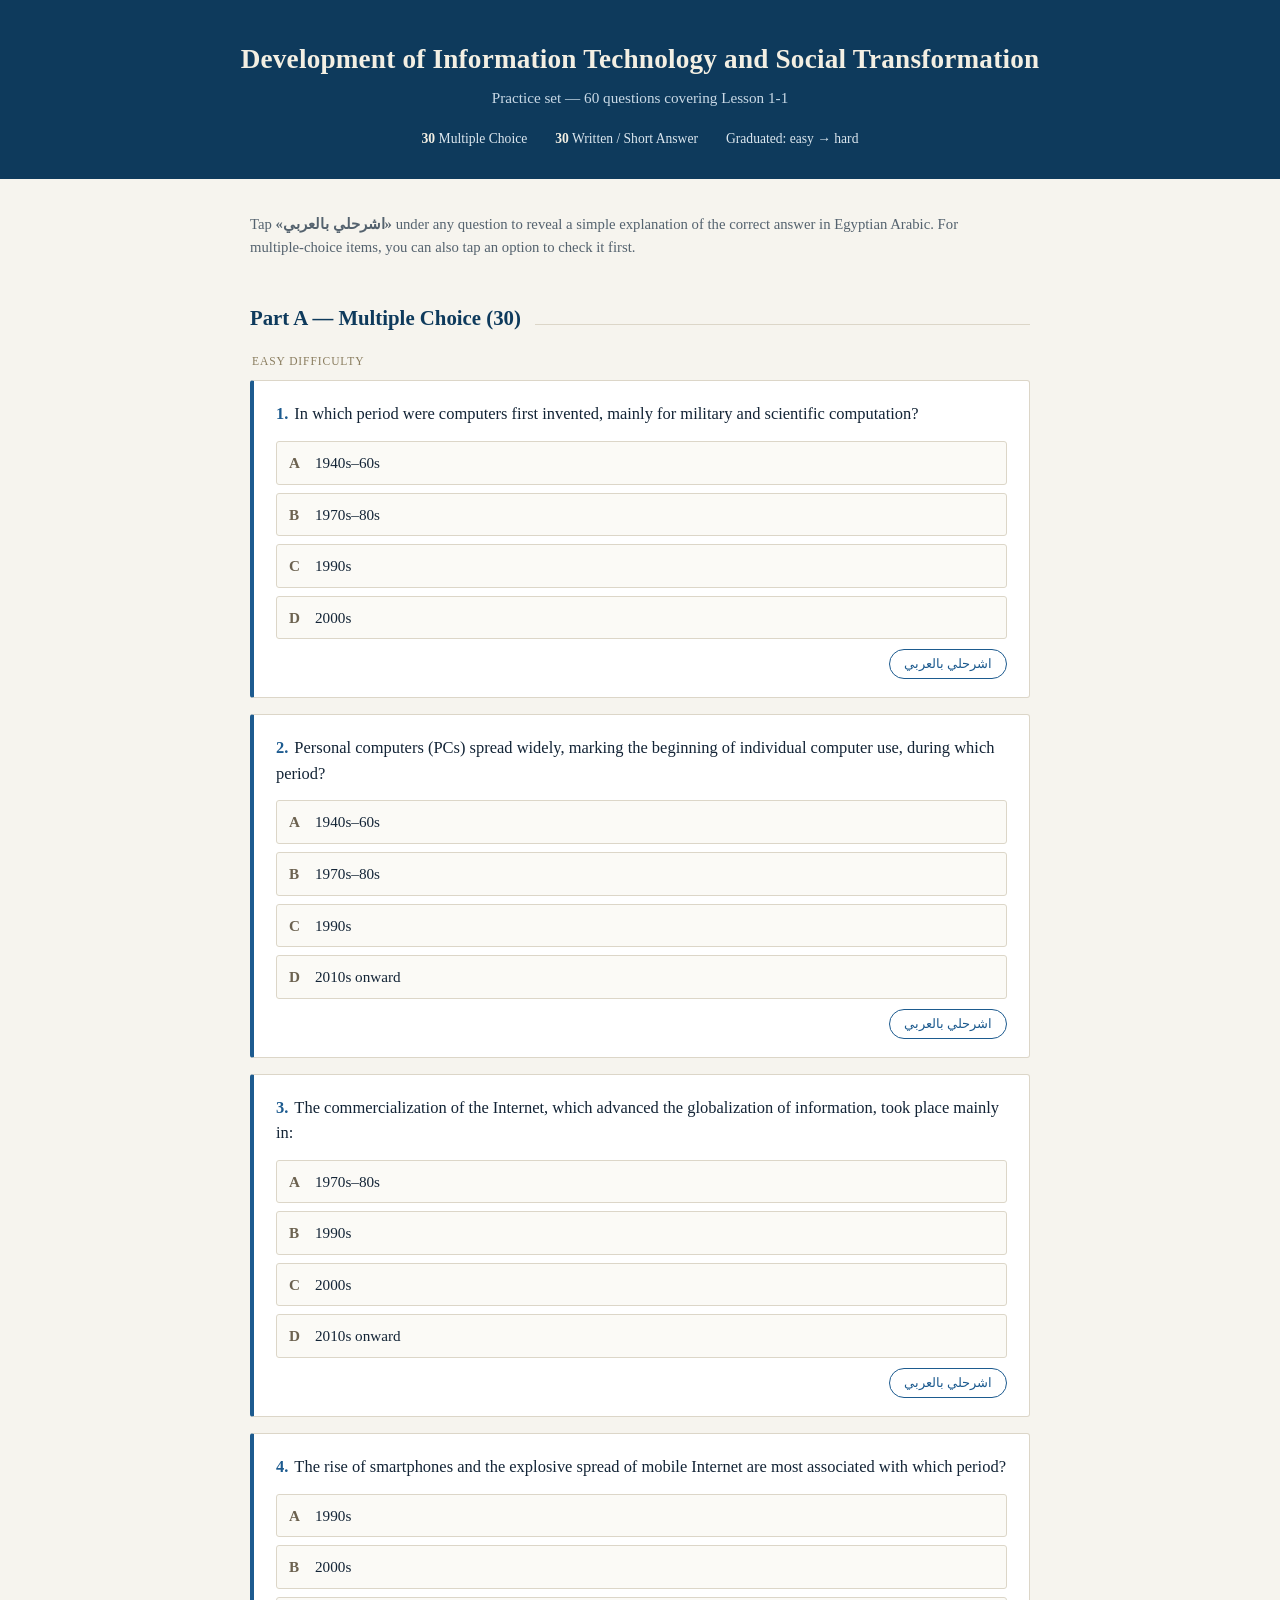
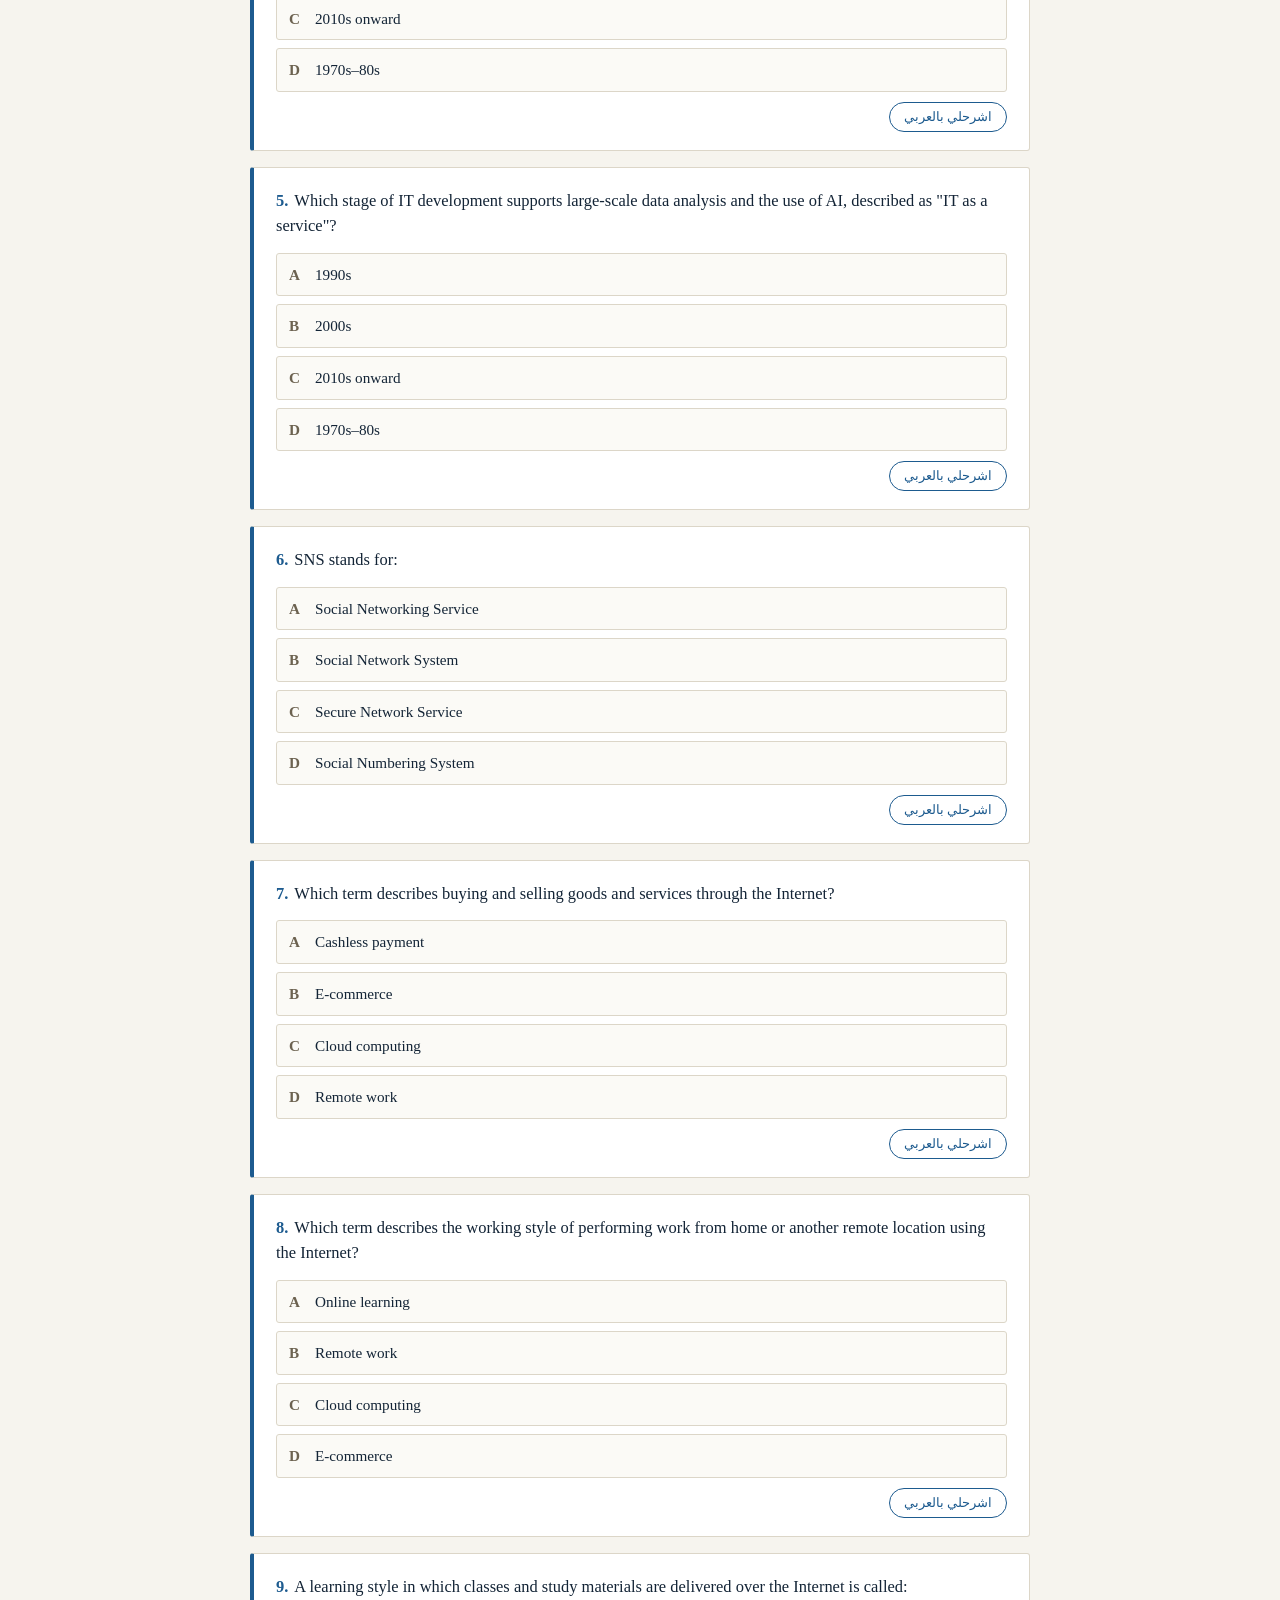
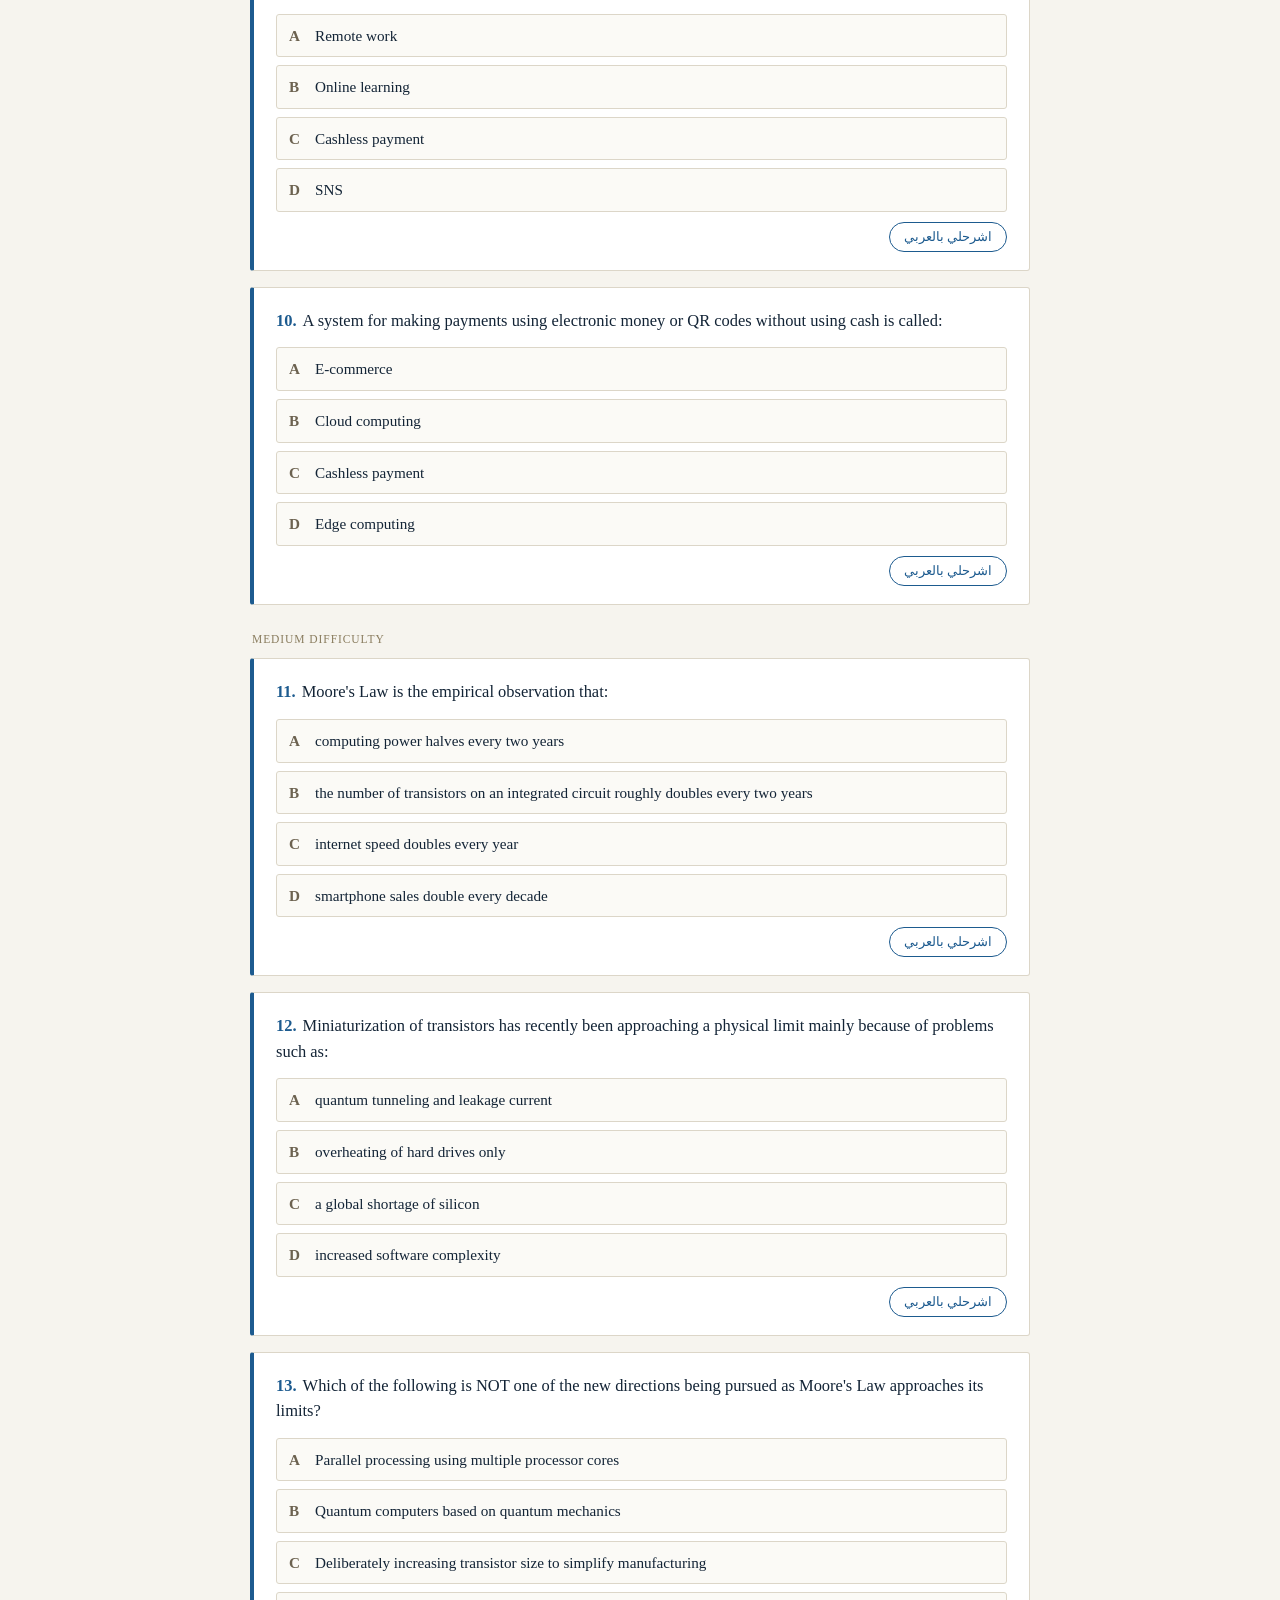
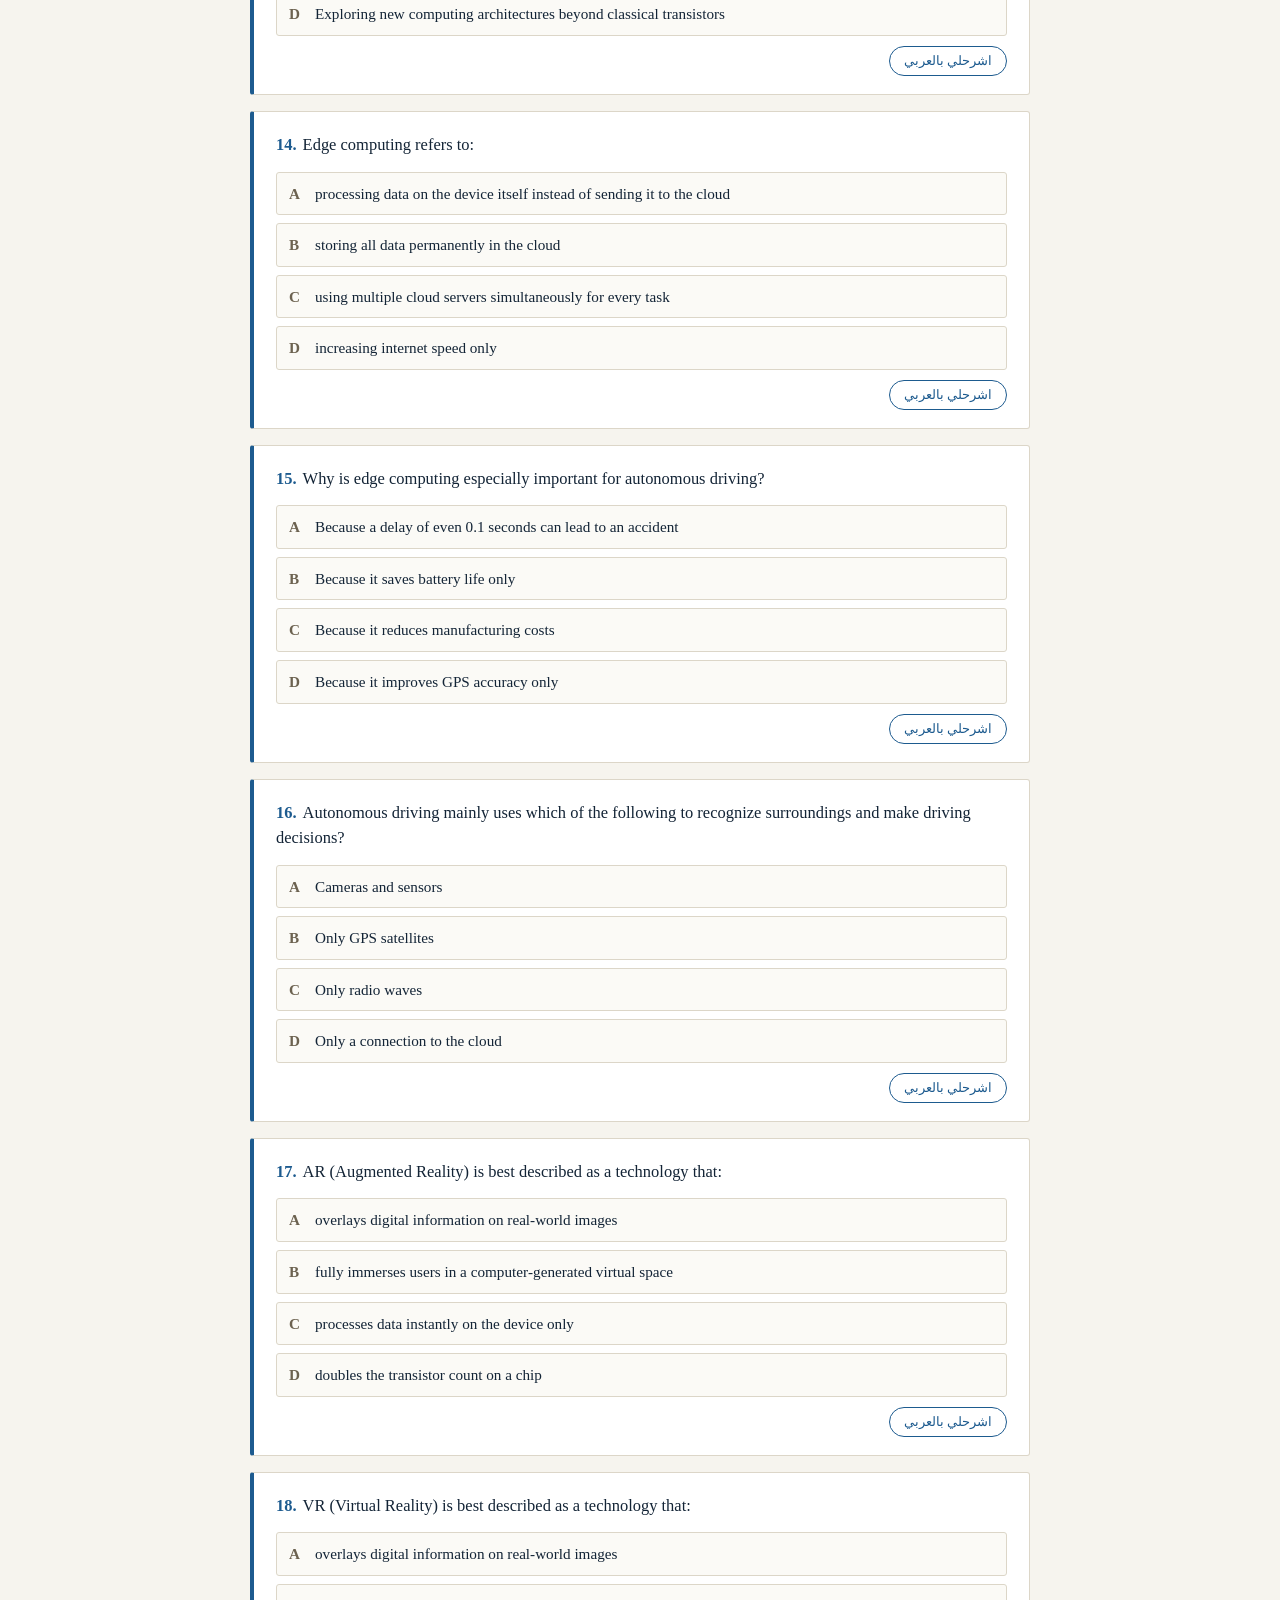
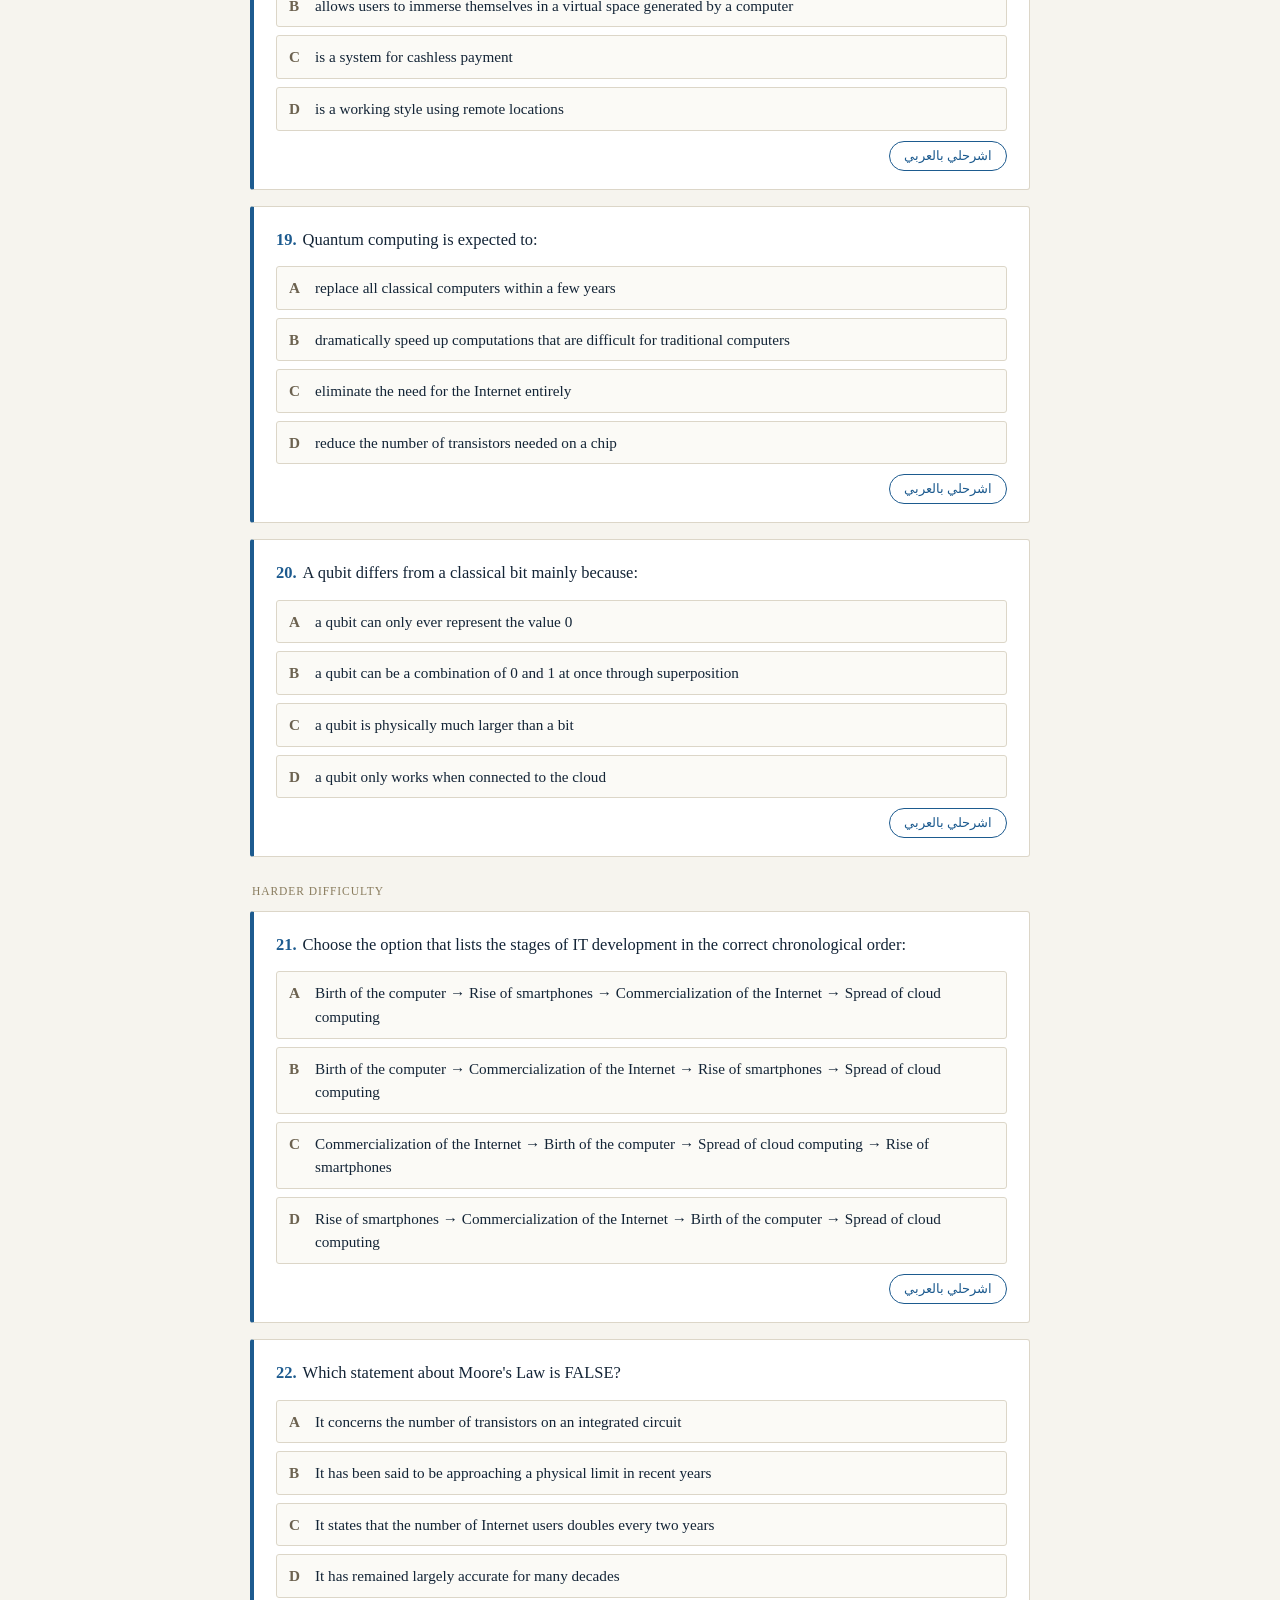
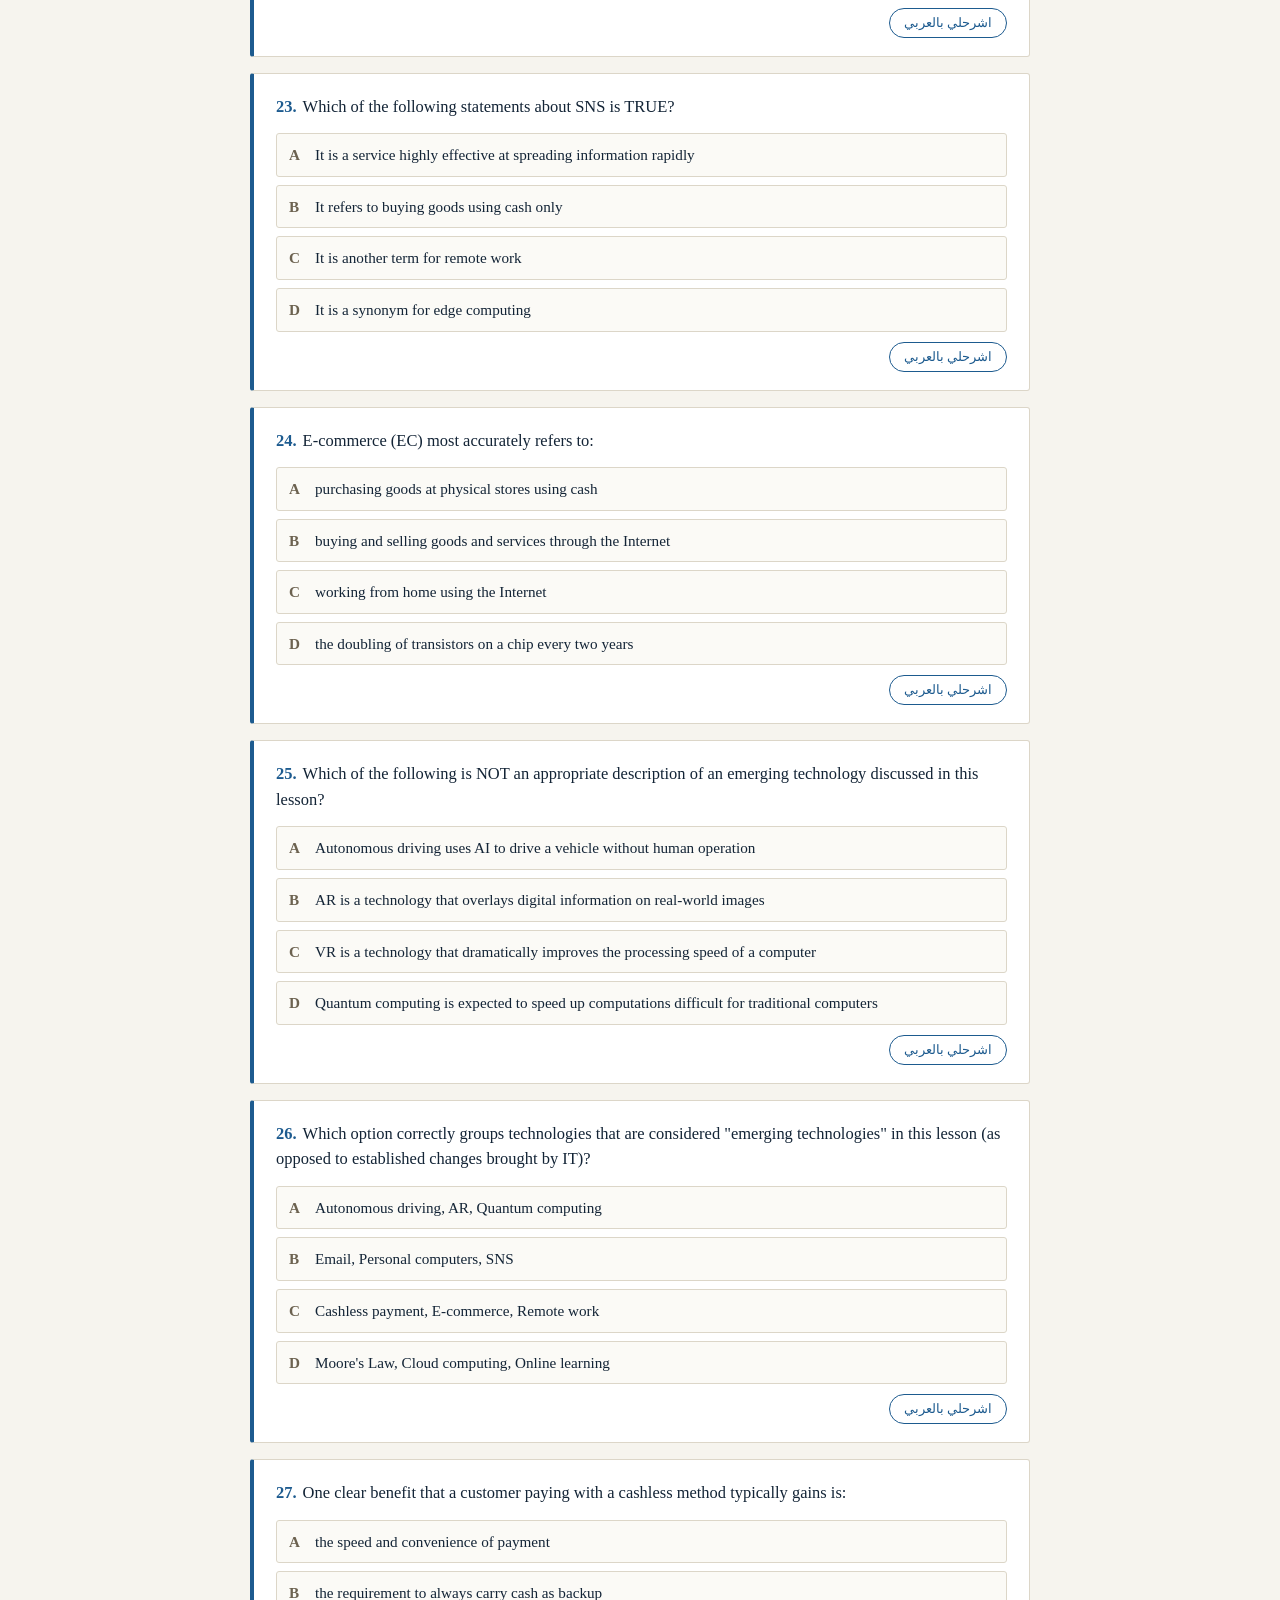
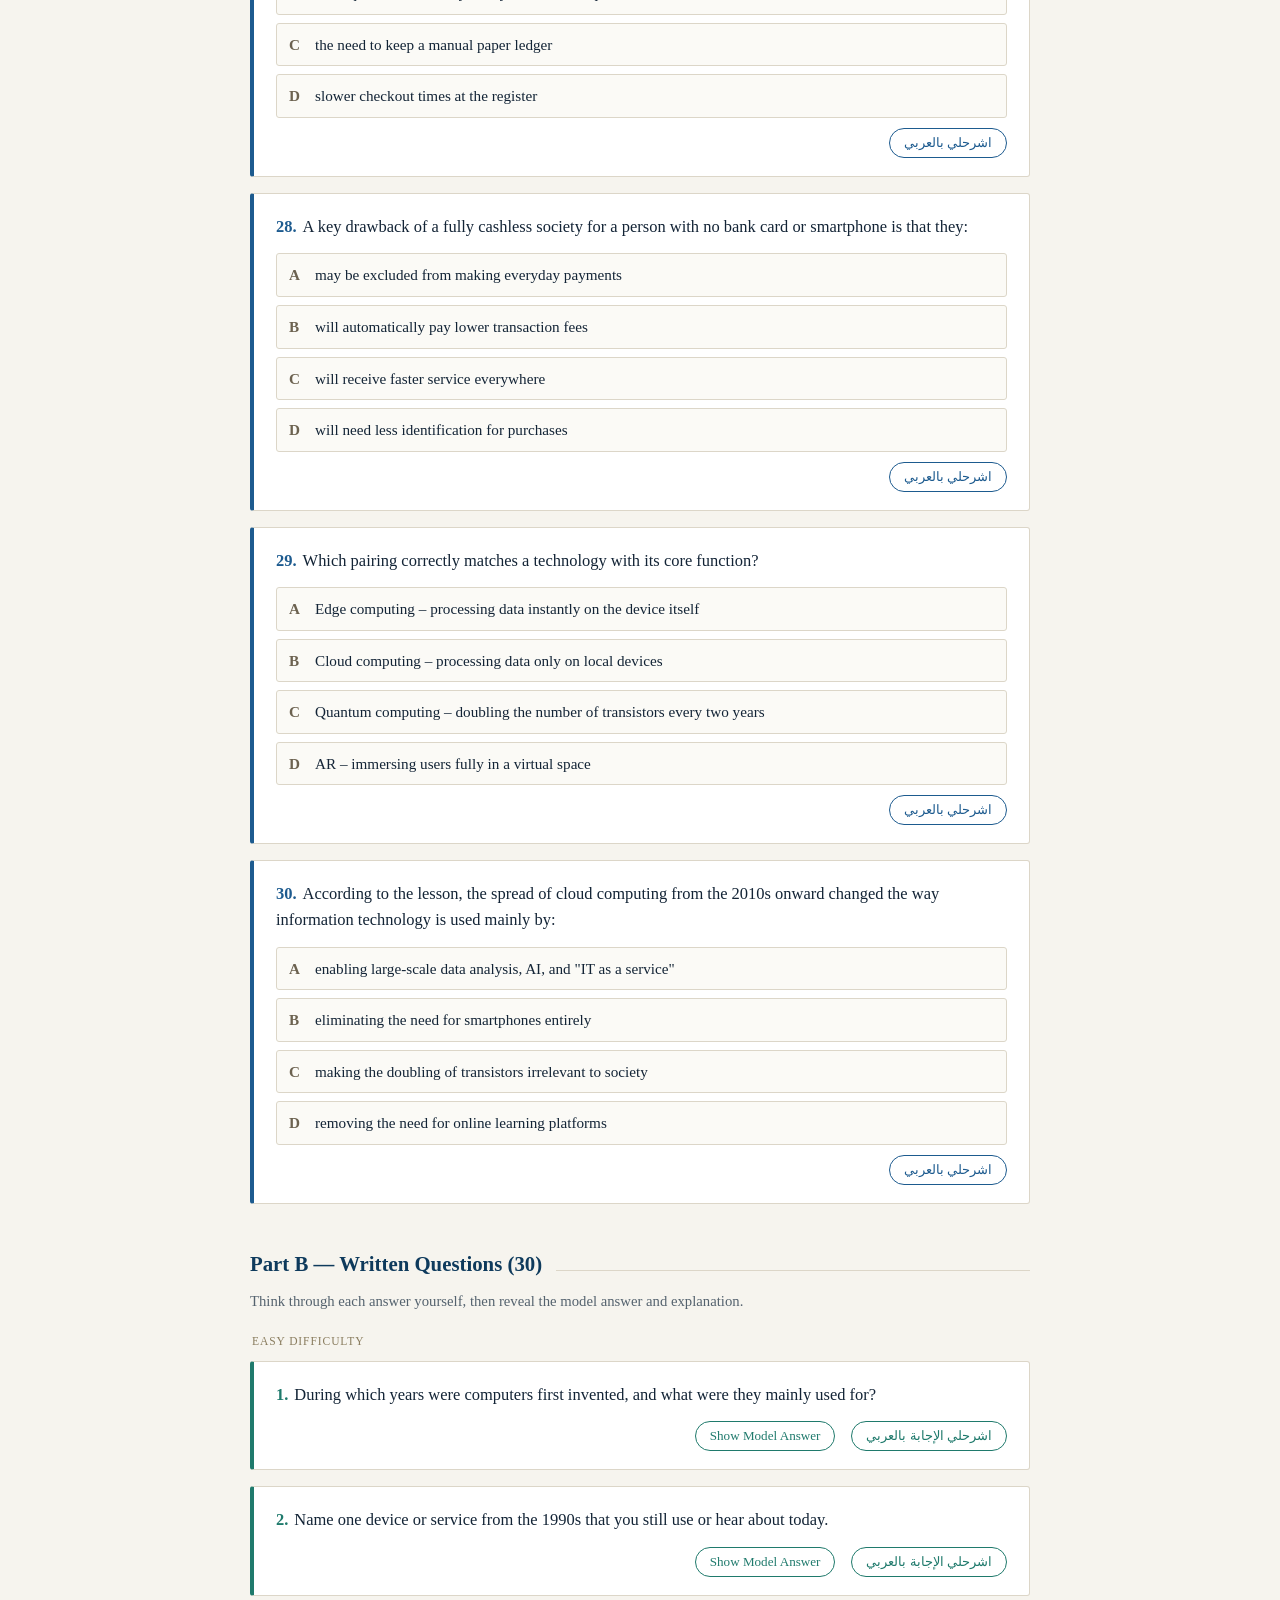
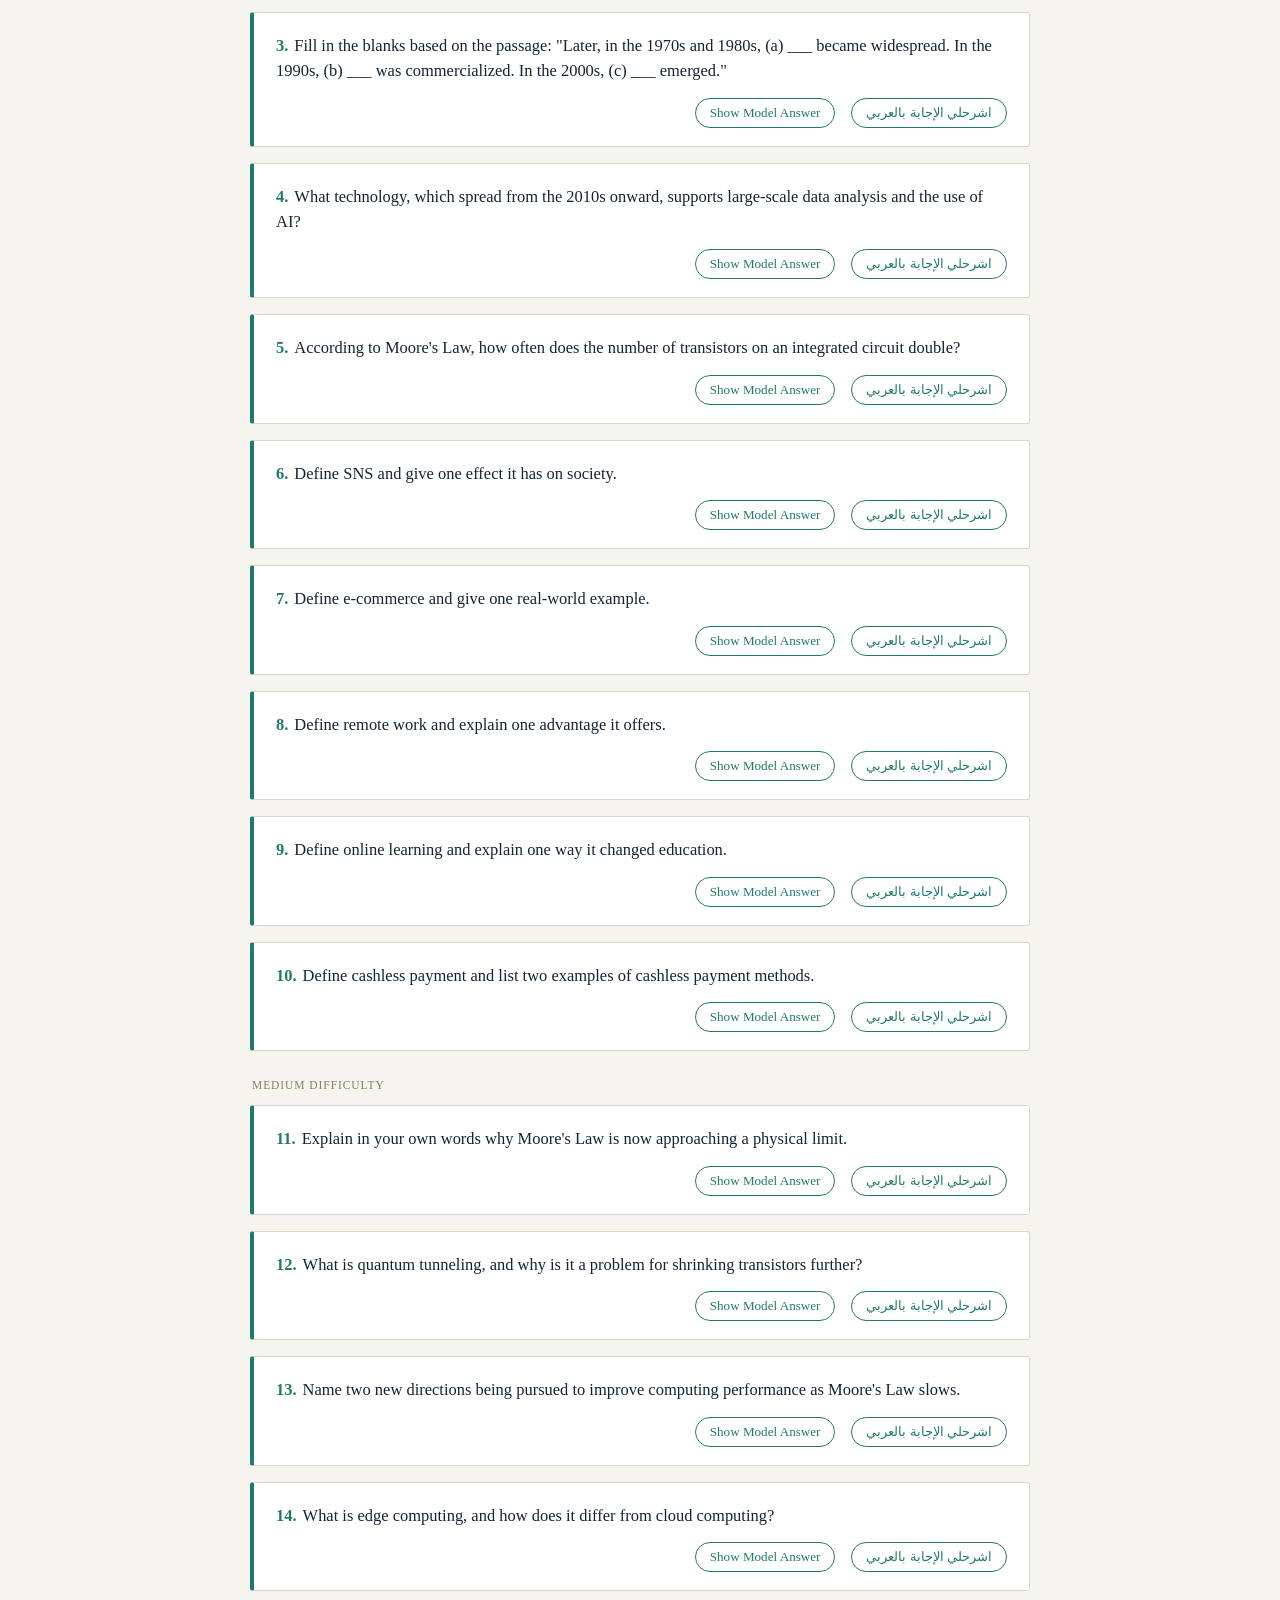
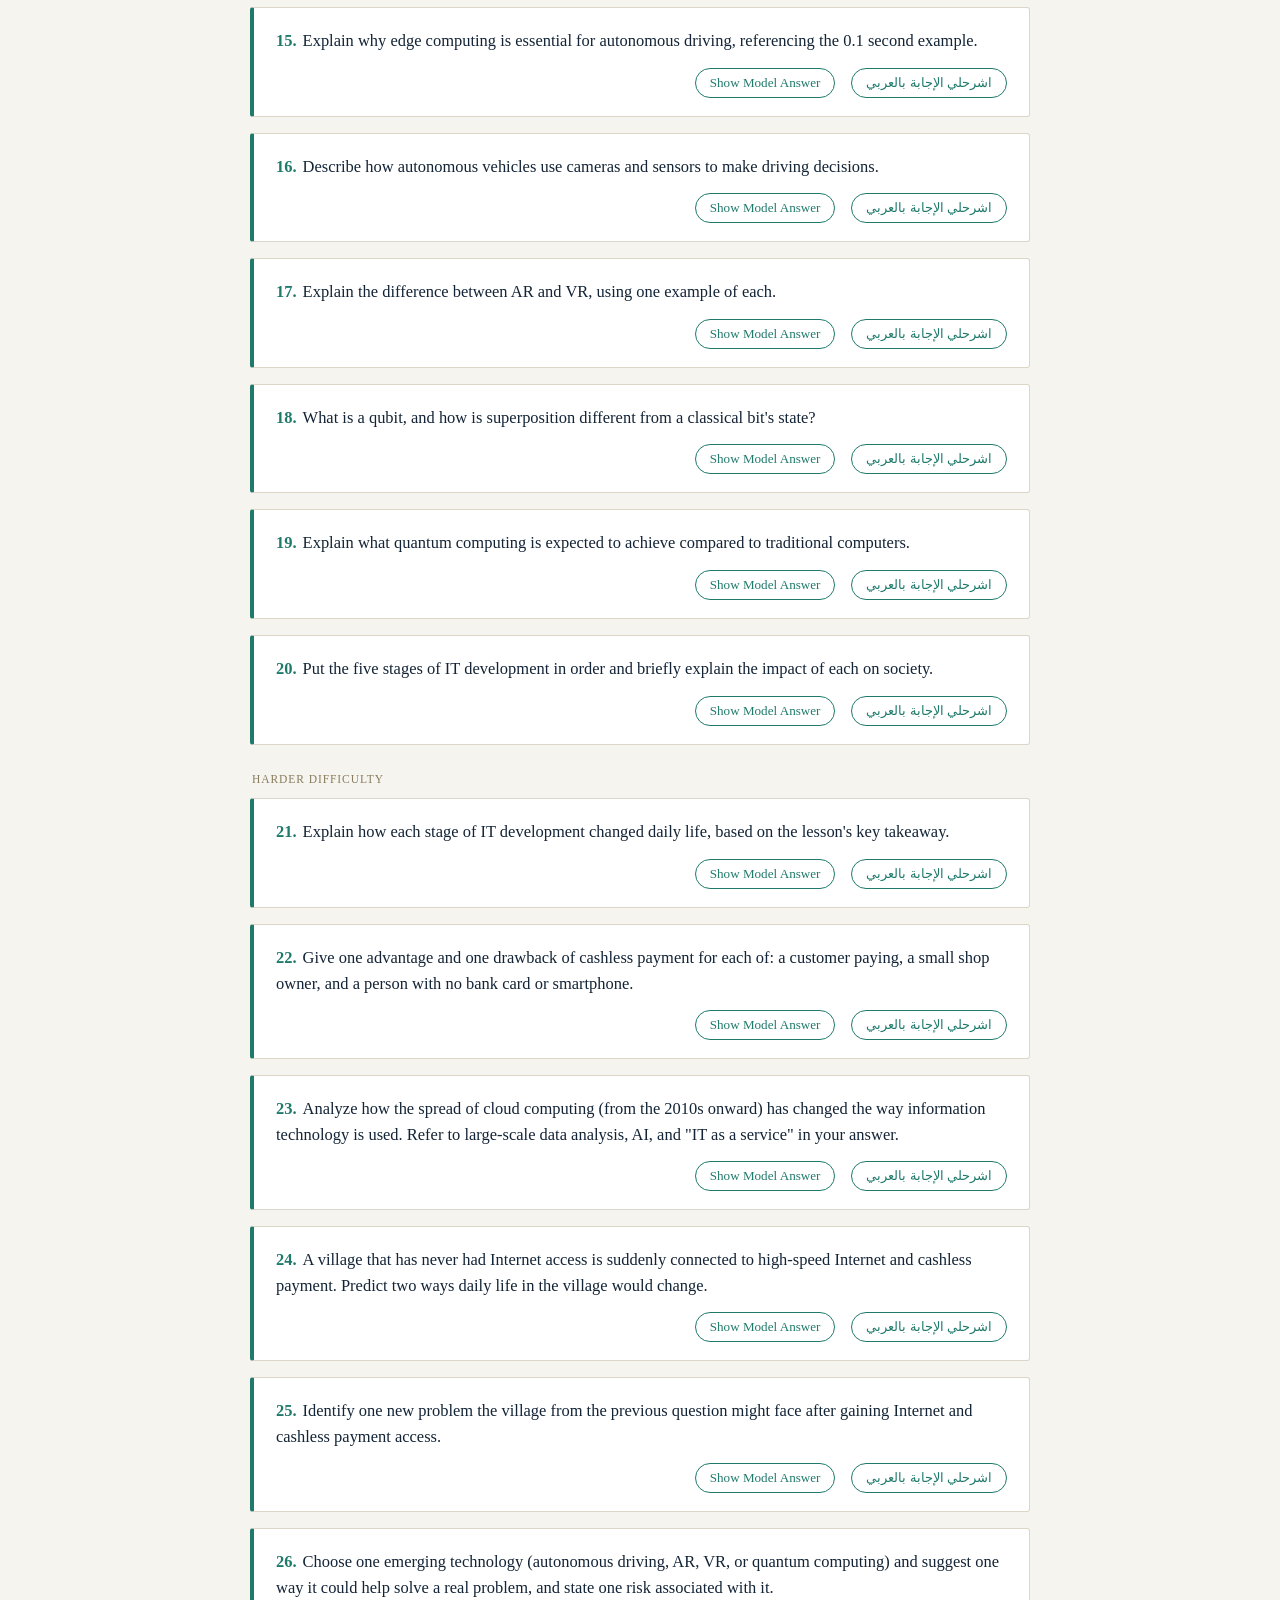
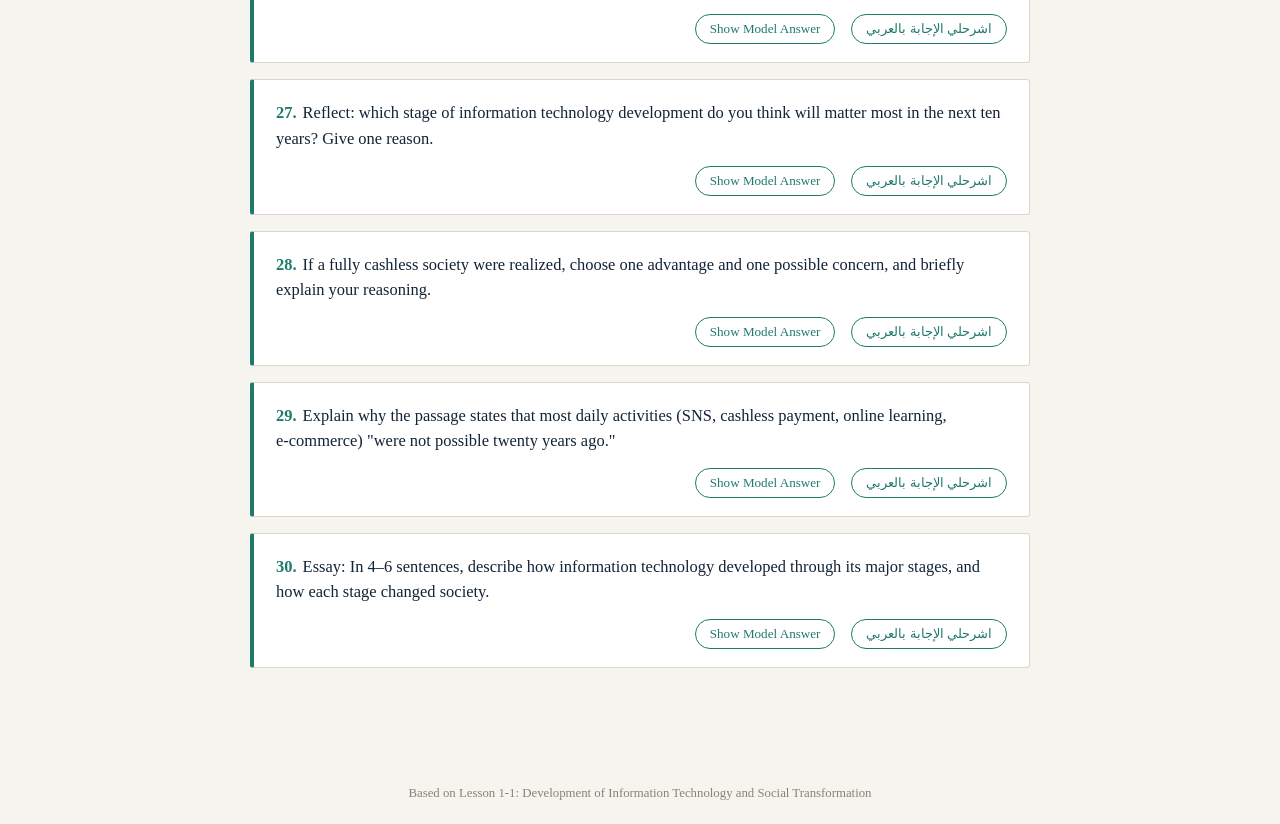
<file: AI_Lesson_Quiz.html>
<!DOCTYPE html>
<html lang="en">
<head>
<meta charset="UTF-8">
<title>IT Development & Social Transformation — 60 Practice Questions</title>
<style>
  :root{
    --ink:#132436;
    --paper:#f6f4ee;
    --card:#ffffff;
    --line:#dcd6c8;
    --blue:#1d5b8f;
    --blue-deep:#0e3a5c;
    --teal:#1f7a6c;
    --amber:#b8752f;
    --correct:#1f7a4d;
    --correct-bg:#e6f3ea;
    --wrong:#a13f3f;
    --wrong-bg:#f7e9e8;
  }
  *{box-sizing:border-box;}
  body{
    margin:0;
    font-family:"Iowan Old Style","Palatino Linotype",Georgia,serif;
    background:var(--paper);
    color:var(--ink);
    line-height:1.55;
  }
  .arabic{
    font-family:"Segoe UI","Tahoma","Geeza Pro",sans-serif;
    direction:rtl;
    text-align:right;
    unicode-bidi:isolate;
  }
  header{
    background:var(--blue-deep);
    color:#f3efe3;
    padding:38px 24px 30px;
    text-align:center;
  }
  header h1{
    margin:0 0 6px;
    font-size:1.7rem;
    font-weight:600;
    letter-spacing:.2px;
  }
  header p{
    margin:0;
    color:#c9d9e6;
    font-size:.95rem;
  }
  .meta-bar{
    display:flex;
    justify-content:center;
    gap:28px;
    margin-top:18px;
    font-family:Georgia,serif;
    font-size:.85rem;
    color:#dce7ef;
  }
  .meta-bar span b{color:#f3efe3;}
  main{
    max-width:820px;
    margin:0 auto;
    padding:34px 20px 80px;
  }
  .section-title{
    display:flex;
    align-items:baseline;
    gap:14px;
    margin:44px 0 18px;
  }
  .section-title h2{
    font-size:1.3rem;
    color:var(--blue-deep);
    margin:0;
    white-space:nowrap;
  }
  .section-title .rule{
    height:1px;
    background:var(--line);
    flex:1;
  }
  .section-intro{
    color:#54626e;
    font-size:.92rem;
    margin:-8px 0 20px;
  }
  .diff-band{
    font-size:.72rem;
    text-transform:uppercase;
    letter-spacing:.08em;
    color:#8a7d5f;
    margin:26px 2px 10px;
  }
  .diff-band.first{margin-top:0;}
  .q-card{
    background:var(--card);
    border:1px solid var(--line);
    border-left:4px solid var(--blue);
    border-radius:3px;
    padding:20px 22px 18px;
    margin-bottom:16px;
  }
  .q-card.written{border-left-color:var(--teal);}
  .q-num{
    font-weight:700;
    color:var(--blue);
    margin-right:6px;
  }
  .written .q-num{color:var(--teal);}
  .q-text{
    font-size:1.03rem;
    margin:0 0 14px;
  }
  .fillblank{color:var(--amber); font-weight:600;}
  .options{
    display:flex;
    flex-direction:column;
    gap:8px;
    margin-bottom:6px;
  }
  .opt{
    display:flex;
    gap:10px;
    align-items:flex-start;
    border:1px solid var(--line);
    background:#fbfaf6;
    border-radius:3px;
    padding:9px 12px;
    cursor:pointer;
    font-size:.95rem;
    transition:background .15s, border-color .15s;
  }
  .opt:hover{background:#f1efe4;}
  .opt .letter{
    font-weight:700;
    color:#6c6250;
    min-width:16px;
  }
  .opt.correct{background:var(--correct-bg); border-color:var(--correct); }
  .opt.correct .letter{color:var(--correct);}
  .opt.wrong{background:var(--wrong-bg); border-color:var(--wrong);}
  .opt.wrong .letter{color:var(--wrong);}
  .opt.disabled{cursor:default;}
  .q-controls{
    display:flex;
    justify-content:flex-end;
    gap:8px;
    margin-top:10px;
  }
  .explain-btn{
    background:none;
    border:1px solid var(--blue);
    color:var(--blue);
    padding:6px 14px;
    border-radius:20px;
    font-size:.82rem;
    cursor:pointer;
    font-family:inherit;
  }
  .written .explain-btn{border-color:var(--teal); color:var(--teal);}
  .explain-btn:hover{background:var(--blue); color:#fff;}
  .written .explain-btn:hover{background:var(--teal); color:#fff;}
  .explain-box{
    display:none;
    margin-top:14px;
    padding:14px 16px;
    background:#f3f1e8;
    border-radius:4px;
    border:1px dashed var(--line);
    font-size:.98rem;
    color:#2c3a44;
  }
  .explain-box.open{display:block;}
  .model-box{
    display:none;
    margin-top:14px;
    padding:14px 16px;
    background:#eef3ee;
    border-radius:4px;
    border:1px solid var(--line);
    font-size:.98rem;
    color:#2c3a44;
  }
  .model-box.open{display:block;}
  .model-btn{
    background:none;
    border:1px solid var(--teal);
    color:var(--teal);
    padding:6px 14px;
    border-radius:20px;
    font-size:.82rem;
    cursor:pointer;
    font-family:inherit;
    margin-right:8px;
  }
  .model-btn:hover{background:var(--teal); color:#fff;}
  .explain-label{
    display:block;
    font-family:Georgia,serif;
    direction:ltr;
    text-align:left;
    font-size:.72rem;
    text-transform:uppercase;
    letter-spacing:.08em;
    color:#8a7d5f;
    margin-bottom:6px;
  }
  footer{
    text-align:center;
    color:#8a8272;
    font-size:.8rem;
    padding:20px;
  }
  @media (max-width:520px){
    header{padding:30px 16px 24px;}
    header h1{font-size:1.35rem;}
    .meta-bar{flex-direction:column; gap:6px;}
    .q-card{padding:16px 15px 14px;}
  }
</style>
</head>
<body>

<header>
  <h1>Development of Information Technology and Social Transformation</h1>
  <p>Practice set — 60 questions covering Lesson 1‑1</p>
  <div class="meta-bar">
    <span><b>30</b> Multiple Choice</span>
    <span><b>30</b> Written / Short Answer</span>
    <span>Graduated: easy → hard</span>
  </div>
</header>

<main>
  <p class="section-intro" style="margin-top:0;">
    Tap <strong>«اشرحلي بالعربي»</strong> under any question to reveal a simple explanation of the correct answer in Egyptian Arabic. For multiple‑choice items, you can also tap an option to check it first.
  </p>

  <div class="section-title"><h2>Part A — Multiple Choice (30)</h2><div class="rule"></div></div>
  <div id="mcq-container"></div>

  <div class="section-title"><h2>Part B — Written Questions (30)</h2><div class="rule"></div></div>
  <p class="section-intro">Think through each answer yourself, then reveal the model answer and explanation.</p>
  <div id="written-container"></div>
</main>

<footer>Based on Lesson 1‑1: Development of Information Technology and Social Transformation</footer>

<script>
const LETTERS = ["A","B","C","D"];

const mcqs = [
// ---- EASY ----
{diff:"Easy", q:"In which period were computers first invented, mainly for military and scientific computation?",
 opts:["1940s–60s","1970s–80s","1990s","2000s"], a:0,
 ex:"الكمبيوتر ظهر لأول مرة في الفترة من 1940 لـ1960، وكان بيتستخدم بس في الأغراض العسكرية والعلمية، يعني الإجابة الصح هي A (1940s–60s)."},
{diff:"Easy", q:"Personal computers (PCs) spread widely, marking the beginning of individual computer use, during which period?",
 opts:["1940s–60s","1970s–80s","1990s","2010s onward"], a:1,
 ex:"في السبعينات والثمانينات (1970s–80s) بدأ انتشار أجهزة الكمبيوتر الشخصية (PCs) وبدأ الناس العاديين يستخدموا كمبيوتر لأول مرة، فالإجابة B صح."},
{diff:"Easy", q:"The commercialization of the Internet, which advanced the globalization of information, took place mainly in:",
 opts:["1970s–80s","1990s","2000s","2010s onward"], a:1,
 ex:"في التسعينات (1990s) بقى الإنترنت تجاري وانتشر بشكل واسع، وده اللي خلى المعلومات تتعولم أكتر، فالإجابة B."},
{diff:"Easy", q:"The rise of smartphones and the explosive spread of mobile Internet are most associated with which period?",
 opts:["1990s","2000s","2010s onward","1970s–80s"], a:1,
 ex:"ظهور الموبايلات الذكية (Smartphones) وانتشار الإنترنت على الموبايل بشكل كبير كان في الألفينات (2000s)، فالإجابة B."},
{diff:"Easy", q:"Which stage of IT development supports large‑scale data analysis and the use of AI, described as \"IT as a service\"?",
 opts:["1990s","2000s","2010s onward","1970s–80s"], a:2,
 ex:"من 2010 لحد دلوقتي (2010s onward) انتشر الـcloud computing اللي خلى تحليل البيانات الكبيرة والذكاء الاصطناعي (AI) ممكنين كخدمة، فالإجابة الصح هي C."},
{diff:"Easy", q:"SNS stands for:",
 opts:["Social Networking Service","Social Network System","Secure Network Service","Social Numbering System"], a:0,
 ex:"SNS معناها Social Networking Service، يعني خدمة التواصل الاجتماعي اللي بتخلي الناس يتواصلوا ويشاركوا المعلومات، فالإجابة A."},
{diff:"Easy", q:"Which term describes buying and selling goods and services through the Internet?",
 opts:["Cashless payment","E‑commerce","Cloud computing","Remote work"], a:1,
 ex:"البيع والشراء عن طريق الإنترنت اسمه E‑commerce (التجارة الإلكترونية)، زي أمازون وإيباي، فالإجابة B."},
{diff:"Easy", q:"Which term describes the working style of performing work from home or another remote location using the Internet?",
 opts:["Online learning","Remote work","Cloud computing","E‑commerce"], a:1,
 ex:"العمل من البيت أو من أي مكان تاني باستخدام الإنترنت اسمه Remote work، فالإجابة B."},
{diff:"Easy", q:"A learning style in which classes and study materials are delivered over the Internet is called:",
 opts:["Remote work","Online learning","Cashless payment","SNS"], a:1,
 ex:"لما الدراسة والمحاضرات بتتقدم عن طريق الإنترنت ده اسمه Online learning، فالإجابة B."},
{diff:"Easy", q:"A system for making payments using electronic money or QR codes without using cash is called:",
 opts:["E‑commerce","Cloud computing","Cashless payment","Edge computing"], a:2,
 ex:"الدفع من غير فلوس ورقية عن طريق الموبايل أو الكارت أو الـQR code اسمه Cashless payment، فالإجابة C."},
// ---- MEDIUM ----
{diff:"Medium", q:"Moore's Law is the empirical observation that:",
 opts:["computing power halves every two years","the number of transistors on an integrated circuit roughly doubles every two years","internet speed doubles every year","smartphone sales double every decade"], a:1,
 ex:"قانون مور (Moore's Law) بيقول إن عدد الترانزستورات على الشريحة الإلكترونية (chip) بيتضاعف تقريبًا كل سنتين، فالإجابة B."},
{diff:"Medium", q:"Miniaturization of transistors has recently been approaching a physical limit mainly because of problems such as:",
 opts:["quantum tunneling and leakage current","overheating of hard drives only","a global shortage of silicon","increased software complexity"], a:0,
 ex:"لما الترانزستور بيبقى صغير جدًا، بيحصل حاجة اسمها quantum tunneling (نفق كمّي) والإلكترونات بتهرب (leakage current)، وده بيصعّب تحسين الأداء أكتر، فالإجابة A."},
{diff:"Medium", q:"Which of the following is NOT one of the new directions being pursued as Moore's Law approaches its limits?",
 opts:["Parallel processing using multiple processor cores","Quantum computers based on quantum mechanics","Deliberately increasing transistor size to simplify manufacturing","Exploring new computing architectures beyond classical transistors"], a:2,
 ex:"العلماء بيتجهوا للمعالجة المتوازية (multiple cores) وأجهزة الكمبيوتر الكمّي (quantum computers)، مش بيكبروا حجم الترانزستور عمدًا، فالإجابة الصح إنه مش موجود ضمن الاتجاهات هي C."},
{diff:"Medium", q:"Edge computing refers to:",
 opts:["processing data on the device itself instead of sending it to the cloud","storing all data permanently in the cloud","using multiple cloud servers simultaneously for every task","increasing internet speed only"], a:0,
 ex:"الـEdge computing معناه إن البيانات تتعالج على الجهاز نفسه فورًا بدل ما تتبعت للسحابة (cloud) وترجع، وده بيوفر وقت، فالإجابة A."},
{diff:"Medium", q:"Why is edge computing especially important for autonomous driving?",
 opts:["Because a delay of even 0.1 seconds can lead to an accident","Because it saves battery life only","Because it reduces manufacturing costs","Because it improves GPS accuracy only"], a:0,
 ex:"في القيادة الذاتية، تأخير حتى 0.1 ثانية في اتخاذ القرار ممكن يسبب حادثة، فلازم البيانات تتعالج فورًا على السيارة نفسها (edge computing) مش ترجع للسحابة، فالإجابة A."},
{diff:"Medium", q:"Autonomous driving mainly uses which of the following to recognize surroundings and make driving decisions?",
 opts:["Cameras and sensors","Only GPS satellites","Only radio waves","Only a connection to the cloud"], a:0,
 ex:"السيارة ذاتية القيادة بتستخدم الكاميرات والحساسات (cameras and sensors) عشان تتعرف على المحيط وتاخد القرار، فالإجابة A."},
{diff:"Medium", q:"AR (Augmented Reality) is best described as a technology that:",
 opts:["overlays digital information on real‑world images","fully immerses users in a computer‑generated virtual space","processes data instantly on the device only","doubles the transistor count on a chip"], a:0,
 ex:"الـAR (الواقع المعزز) بيضيف معلومات رقمية فوق الصورة الحقيقية للعالم من حوالينا، مش بيغيّرها بالكامل، فالإجابة A."},
{diff:"Medium", q:"VR (Virtual Reality) is best described as a technology that:",
 opts:["overlays digital information on real‑world images","allows users to immerse themselves in a virtual space generated by a computer","is a system for cashless payment","is a working style using remote locations"], a:1,
 ex:"الـVR (الواقع الافتراضي) بيدخّلك في عالم افتراضي بالكامل من صنع الكمبيوتر، مش بس بيضيف حاجة فوق الواقع زي الـAR، فالإجابة B."},
{diff:"Medium", q:"Quantum computing is expected to:",
 opts:["replace all classical computers within a few years","dramatically speed up computations that are difficult for traditional computers","eliminate the need for the Internet entirely","reduce the number of transistors needed on a chip"], a:1,
 ex:"الكمبيوتر الكمّي (quantum computing) المتوقع منه إنه يسرّع حسابات معقدة جدًا وصعبة على الكمبيوتر العادي، مش هيلغي الإنترنت ولا هيستبدل كل الأجهزة فجأة، فالإجابة B."},
{diff:"Medium", q:"A qubit differs from a classical bit mainly because:",
 opts:["a qubit can only ever represent the value 0","a qubit can be a combination of 0 and 1 at once through superposition","a qubit is physically much larger than a bit","a qubit only works when connected to the cloud"], a:1,
 ex:"الـqubit (وحدة المعلومة في الكمبيوتر الكمّي) ممكن يكون 0 و1 في نفس الوقت، وده اسمه superposition، عكس الـbit العادي اللي بيبقى 0 أو 1 بس، فالإجابة B."},
// ---- HARDER ----
{diff:"Harder", q:"Choose the option that lists the stages of IT development in the correct chronological order:",
 opts:["Birth of the computer → Rise of smartphones → Commercialization of the Internet → Spread of cloud computing",
       "Birth of the computer → Commercialization of the Internet → Rise of smartphones → Spread of cloud computing",
       "Commercialization of the Internet → Birth of the computer → Spread of cloud computing → Rise of smartphones",
       "Rise of smartphones → Commercialization of the Internet → Birth of the computer → Spread of cloud computing"], a:1,
 ex:"الترتيب الصح هو: ظهور الكمبيوتر الأول (1940s–60s) → بعدين تجارة الإنترنت (1990s) → بعدين انتشار الموبايلات الذكية (2000s) → وأخيرًا انتشار الـcloud computing (2010s فما بعد)، يعني الإجابة B."},
{diff:"Harder", q:"Which statement about Moore's Law is FALSE?",
 opts:["It concerns the number of transistors on an integrated circuit","It has been said to be approaching a physical limit in recent years","It states that the number of Internet users doubles every two years","It has remained largely accurate for many decades"], a:2,
 ex:"قانون مور بيتكلم عن عدد الترانزستورات مش عن عدد مستخدمي الإنترنت، فالعبارة C غلط وهي الإجابة المطلوبة."},
{diff:"Harder", q:"Which of the following statements about SNS is TRUE?",
 opts:["It is a service highly effective at spreading information rapidly","It refers to buying goods using cash only","It is another term for remote work","It is a synonym for edge computing"], a:0,
 ex:"الـSNS خدمة قوية جدًا في نشر المعلومات بسرعة كبيرة بين الناس، وده أهم حاجة بتميزه، فالإجابة الصح A."},
{diff:"Harder", q:"E‑commerce (EC) most accurately refers to:",
 opts:["purchasing goods at physical stores using cash","buying and selling goods and services through the Internet","working from home using the Internet","the doubling of transistors on a chip every two years"], a:1,
 ex:"الـE‑commerce معناه البيع والشراء عن طريق الإنترنت، مش الشراء من محل فعلي بفلوس كاش، فالإجابة B."},
{diff:"Harder", q:"Which of the following is NOT an appropriate description of an emerging technology discussed in this lesson?",
 opts:["Autonomous driving uses AI to drive a vehicle without human operation","AR is a technology that overlays digital information on real‑world images","VR is a technology that dramatically improves the processing speed of a computer","Quantum computing is expected to speed up computations difficult for traditional computers"], a:2,
 ex:"الـVR مالوش علاقة بسرعة معالجة الكمبيوتر، هو بس بيخليك تعيش في عالم افتراضي، فالعبارة الغلط هي C وهي الإجابة المطلوبة."},
{diff:"Harder", q:"Which option correctly groups technologies that are considered \"emerging technologies\" in this lesson (as opposed to established changes brought by IT)?",
 opts:["Autonomous driving, AR, Quantum computing","Email, Personal computers, SNS","Cashless payment, E‑commerce, Remote work","Moore's Law, Cloud computing, Online learning"], a:0,
 ex:"التكنولوجيات الناشئة (emerging technologies) اللي اتكلم عنها الدرس هي القيادة الذاتية والـAR/VR والحوسبة الكمّية، أما الباقي فهو تغييرات مجتمعية أو مفاهيم تانية، فالإجابة A."},
{diff:"Harder", q:"One clear benefit that a customer paying with a cashless method typically gains is:",
 opts:["the speed and convenience of payment","the requirement to always carry cash as backup","the need to keep a manual paper ledger","slower checkout times at the register"], a:0,
 ex:"العميل اللي بيدفع بدون كاش بيستفيد بسرعة وراحة الدفع، من غير ما يستنى فراطة أو يحسب فلوس، فالإجابة A."},
{diff:"Harder", q:"A key drawback of a fully cashless society for a person with no bank card or smartphone is that they:",
 opts:["may be excluded from making everyday payments","will automatically pay lower transaction fees","will receive faster service everywhere","will need less identification for purchases"], a:0,
 ex:"لو المجتمع كله بقى بدون كاش، الشخص اللي معندوش بطاقة بنكية أو موبايل ممكن يتحرم من إنه يدفع تمن حاجات أساسية، وده أكبر مشكلة، فالإجابة A."},
{diff:"Harder", q:"Which pairing correctly matches a technology with its core function?",
 opts:["Edge computing – processing data instantly on the device itself","Cloud computing – processing data only on local devices","Quantum computing – doubling the number of transistors every two years","AR – immersing users fully in a virtual space"], a:0,
 ex:"Edge computing معناه معالجة البيانات فورًا على الجهاز نفسه، وده التوصيف الصح، أما باقي الأزواج (Cloud, Quantum, AR) متوصفين غلط، فالإجابة A."},
{diff:"Harder", q:"According to the lesson, the spread of cloud computing from the 2010s onward changed the way information technology is used mainly by:",
 opts:["enabling large‑scale data analysis, AI, and \"IT as a service\"","eliminating the need for smartphones entirely","making the doubling of transistors irrelevant to society","removing the need for online learning platforms"], a:0,
 ex:"الـcloud computing من 2010 لحد دلوقتي خلى تحليل البيانات الضخمة والذكاء الاصطناعي متاحين كخدمة (IT as a service) لأي حد، وده أهم تأثير ليه، فالإجابة A."}
];

const written = [
// EASY
{diff:"Easy", q:"During which years were computers first invented, and what were they mainly used for?",
 model:"Computers were first invented in the 1940s–1960s. They were mainly used for military and scientific computation, not for personal or business use.",
 ex:"الكمبيوتر اتخترع في الفترة من 1940 لحد 1960، وكان بيتستخدم بس في الأغراض العسكرية والعلمية زي الحسابات الكبيرة، مكانش موجود للاستخدام الشخصي خالص."},
{diff:"Easy", q:"Name one device or service from the 1990s that you still use or hear about today.",
 model:"Answers vary. Acceptable examples include email or the World Wide Web (the Web), both of which were commercialized in the 1990s and are still widely used today.",
 ex:"مفيش إجابة واحدة ثابتة، بس أمثلة كويسة هي: البريد الإلكتروني (email) أو الويب (the Web) اللي اتجارى في التسعينات ولسه بنستخدمه لحد دلوقتي."},
{diff:"Easy", q:"Fill in the blanks based on the passage: \"Later, in the 1970s and 1980s, (a) ___ became widespread. In the 1990s, (b) ___ was commercialized. In the 2000s, (c) ___ emerged.\"",
 model:"(a) personal computers (PCs); (b) the Internet; (c) smartphones.",
 ex:"(a) personal computers (PCs) انتشرت في السبعينات والثمانينات، (b) الـInternet اتجارى في التسعينات، (c) الـsmartphones ظهرت في الألفينات."},
{diff:"Easy", q:"What technology, which spread from the 2010s onward, supports large‑scale data analysis and the use of AI?",
 model:"Cloud computing, which spread from the 2010s onward, supports large-scale data analysis and AI by making IT resources available as “a service.”",
 ex:"التكنولوجيا دي اسمها Cloud computing، وهي اللي خلت تحليل البيانات الكبيرة والذكاء الاصطناعي ممكنين كخدمة على الإنترنت."},
{diff:"Easy", q:"According to Moore's Law, how often does the number of transistors on an integrated circuit double?",
 model:"According to Moore's Law, the number of transistors on an integrated circuit roughly doubles approximately every two years.",
 ex:"طبقًا لقانون مور، عدد الترانزستورات على الشريحة بيتضاعف تقريبًا كل سنتين."},
{diff:"Easy", q:"Define SNS and give one effect it has on society.",
 model:"SNS (Social Networking Service) refers to services that connect users so they can post and share information. One major effect: it is highly effective at spreading information rapidly across large numbers of people.",
 ex:"الـSNS هي خدمات التواصل الاجتماعي اللي بتخلي الناس يتواصلوا مع بعض وينشروا ويشاركوا معلومات، وأهم تأثير ليها إنها بتنشر المعلومة بسرعة رهيبة بين ملايين الناس."},
{diff:"Easy", q:"Define e‑commerce and give one real‑world example.",
 model:"E-commerce (EC) is the buying and selling of goods and services through the Internet. Example: online shops such as Amazon or eBay.",
 ex:"الـe‑commerce هو البيع والشراء عن طريق الإنترنت، ومثال عليه مواقع زي أمازون (Amazon) أو إيباي (eBay)."},
{diff:"Easy", q:"Define remote work and explain one advantage it offers.",
 model:"Remote work is a working style in which work is performed from home or another remote location using the Internet. One advantage: it saves commuting time and gives workers more flexibility over where they work.",
 ex:"الـremote work هو إنك تشتغل من البيت أو من أي مكان تاني باستخدام الإنترنت، وميزته إنه بيوفر وقت وتعب المواصلات ويدّيك مرونة في مكان الشغل."},
{diff:"Easy", q:"Define online learning and explain one way it changed education.",
 model:"Online learning is a learning style in which classes and study materials are delivered over the Internet. It changed education by letting people study from almost anywhere, without needing to physically attend a school or university.",
 ex:"الـonline learning هو إن الدروس والمواد الدراسية تتقدم عن طريق الإنترنت، وده خلى الناس تقدر تتعلم من أي مكان من غير ما تروح مدرسة أو جامعة بالجسم."},
{diff:"Easy", q:"Define cashless payment and list two examples of cashless payment methods.",
 model:"Cashless payment is a system for making payments using electronic money or QR codes, without using cash. Examples: credit cards and mobile payment apps.",
 ex:"الـcashless payment هو الدفع من غير كاش، عن طريق فلوس إلكترونية أو QR code. أمثلة عليه: الكارت الائتماني (credit card) وتطبيقات الدفع بالموبايل (mobile pay)."},
// MEDIUM
{diff:"Medium", q:"Explain in your own words why Moore's Law is now approaching a physical limit.",
 model:"As transistors get smaller and smaller, physical effects such as quantum tunneling (electrons escaping through barriers) and leakage current start to occur. This makes it increasingly difficult to keep improving performance while also lowering power consumption, so Moore's Law is approaching a physical limit.",
 ex:"عشان الترانزستور بقى صغير جدًا لدرجة إن ظواهر فيزيائية زي الـquantum tunneling والـleakage current بدأت تحصل، وده بيصعّب تحسين الأداء وتقليل استهلاك الطاقة في نفس الوقت."},
{diff:"Medium", q:"What is quantum tunneling, and why is it a problem for shrinking transistors further?",
 model:"Quantum tunneling is a phenomenon in which electrons “leak” through barriers that are meant to contain them. As transistors become extremely small, this effect becomes more likely, causing unwanted current leakage and making chips less reliable.",
 ex:"الـquantum tunneling هي ظاهرة إن الإلكترونات بتهرب عبر حواجز مفروض تمنعها، وده بيحصل لما الترانزستور بيبقى صغير أوي، وده بيسبب مشاكل في دقة عمل الشريحة."},
{diff:"Medium", q:"Name two new directions being pursued to improve computing performance as Moore's Law slows.",
 model:"Two new directions: (1) parallel processing using multiple processor cores, and (2) quantum computers based on the principles of quantum mechanics.",
 ex:"من الاتجاهات الجديدة: المعالجة المتوازية باستخدام أكتر من نواة معالج (parallel processing with multiple cores)، وكمان أجهزة الكمبيوتر الكمّي (quantum computers)."},
{diff:"Medium", q:"What is edge computing, and how does it differ from cloud computing?",
 model:"Edge computing means processing data instantly on the device itself, rather than sending it elsewhere. Cloud computing, by contrast, sends data to remote servers to be processed and then returns the result. Edge computing is faster for time-critical tasks, while cloud computing is better suited to large-scale processing.",
 ex:"Edge computing يعني إن البيانات تتعالج فورًا على الجهاز نفسه، أما cloud computing فبيبعت البيانات لسيرفرات بعيدة تتعالج هناك وترجع، فالـedge أسرع لكن الـcloud أقوى في المعالجة الكبيرة."},
{diff:"Medium", q:"Explain why edge computing is essential for autonomous driving, referencing the 0.1 second example.",
 model:"In autonomous driving, even a delay of 0.1 seconds in decision-making could lead to an accident. If the car had to send data to the cloud and wait for a response, that delay would be too dangerous. Edge computing lets the vehicle process data instantly on-board, allowing it to react immediately.",
 ex:"لو السيارة ذاتية القيادة استنت ترسل بيانات للسحابة وتستنى الرد، ممكن يحصل تأخير حتى لو 0.1 ثانية بس وده كفاية يسبب حادثة، فلازم القرار ياخد فورًا على السيارة نفسها (edge computing)."},
{diff:"Medium", q:"Describe how autonomous vehicles use cameras and sensors to make driving decisions.",
 model:"Autonomous vehicles use cameras and sensors to recognize their surroundings, such as the road, other vehicles, and pedestrians. Onboard AI then analyzes this information in real time and controls the vehicle, deciding when to brake, turn, or continue driving.",
 ex:"السيارة بتستخدم الكاميرات والحساسات عشان تشوف الطريق والعربيات والناس حواليها، وبعدين الذكاء الاصطناعي جوه السيارة بيحلل الصورة دي ويقرر يفرمل أو يلف أو يكمل، كل ده لحظيًا."},
{diff:"Medium", q:"Explain the difference between AR and VR, using one example of each.",
 model:"AR (Augmented Reality) overlays digital information on real-world images — for example, a navigation app that shows directions over a live camera view. VR (Virtual Reality) immerses users in a fully computer-generated virtual space — for example, a VR headset used for gaming.",
 ex:"الـAR بيضيف معلومات رقمية فوق الواقع الحقيقي، زي تطبيق بيوريك اتجاهات فوق الكاميرا. أما VR فبيدخّلك عالم افتراضي بالكامل بعيد عن الواقع، زي نظارة ألعاب الواقع الافتراضي."},
{diff:"Medium", q:"What is a qubit, and how is superposition different from a classical bit's state?",
 model:"A qubit is the basic unit of information in a quantum computer. Unlike a classical bit, which must be either 0 or 1, a qubit can exist as a combination of 0 and 1 at the same time — a property called superposition.",
 ex:"الـqubit هو وحدة المعلومة في الكمبيوتر الكمّي، وميزته إنه ممكن يكون 0 و1 في نفس الوقت (superposition)، عكس الـbit العادي اللي لازم يكون إما 0 أو 1 بس."},
{diff:"Medium", q:"Explain what quantum computing is expected to achieve compared to traditional computers.",
 model:"Quantum computing is expected to dramatically speed up computations that are difficult or practically impossible for traditional computers, by using the principles of quantum mechanics such as superposition.",
 ex:"المتوقع من الكمبيوتر الكمّي إنه يحل مسائل حسابية معقدة جدًا وصعبة أو مستحيلة على الكمبيوتر العادي، بسرعة أكبر بكتير، عن طريق استخدام مبادئ ميكانيكا الكم."},
{diff:"Medium", q:"Put the five stages of IT development in order and briefly explain the impact of each on society.",
 model:"1) 1940s–60s: birth of the computer — used mainly for military and scientific purposes. 2) 1970s–80s: personal computers spread — individuals begin using computers. 3) 1990s: the Internet is commercialized — information becomes globalized. 4) 2000s: smartphones rise — mobile Internet spreads explosively. 5) 2010s onward: cloud computing spreads — large-scale data analysis and AI become available as “a service.”",
 ex:"1) 1940–60: ظهور الكمبيوتر — استخدام عسكري وعلمي بس. 2) 1970–80: انتشار الكمبيوتر الشخصي — بداية استخدام الأفراد. 3) 1990: تجارة الإنترنت — عولمة المعلومة. 4) 2000: ظهور الموبايلات الذكية — انتشار الإنترنت المحمول. 5) 2010 فما بعد: انتشار الـcloud computing — تحليل بيانات ضخم وذكاء اصطناعي كخدمة."},
// HARDER
{diff:"Harder", q:"Explain how each stage of IT development changed daily life, based on the lesson's key takeaway.",
 model:"Information technology developed in stages rather than in a single step, and at each stage it changed much more than the technology itself. As computing spread, information became global and then mobile, and IT grew into a service supporting large-scale data analysis and AI. Overall, every stage reshaped how people communicate, work, learn, and pay.",
 ex:"الخلاصة إن التكنولوجيا مش بس اتطورت في السرعة، لكن في كل مرحلة كانت بتغيّر طريقة تواصل الناس وشغلهم وتعلمهم ودفعهم للفلوس، يعني كل مرحلة كانت بتضيف تغيير مجتمعي جديد مش بس تقني."},
{diff:"Harder", q:"Give one advantage and one drawback of cashless payment for each of: a customer paying, a small shop owner, and a person with no bank card or smartphone.",
 model:"Customer paying: benefit = speed and convenience of payment; drawback = must always carry a card or phone. Small shop owner: benefit = no need to handle or store cash; drawback = must pay transaction fees to banks or payment apps. Person with no bank card or smartphone: little to no benefit; drawback = may be excluded from making payments at all.",
 ex:"العميل: ميزة سرعة الدفع، وعيب إنه محتاج كارت أو موبايل دايمًا. صاحب المحل الصغير: ميزة إنه مش محتاج يحتفظ بفراطة، وعيب إنه بيدفع عمولة للبنك أو التطبيق. الشخص اللي معندوش بطاقة أو موبايل: مفيهوش ميزة، وعيبه إنه ممكن يتحرم من الشراء أصلًا."},
{diff:"Harder", q:"Analyze how the spread of cloud computing (from the 2010s onward) has changed the way information technology is used. Refer to large‑scale data analysis, AI, and \"IT as a service\" in your answer.",
 model:"Before cloud computing, large-scale data processing required powerful local hardware. Since the 2010s, cloud computing has made it possible for anyone to access powerful remote computing resources “as a service,” making large-scale data analysis and AI development far more accessible, affordable, and available from anywhere.",
 ex:"قبل الـcloud، كل حد كان محتاج جهاز قوي عنده عشان يعالج بيانات كتير. بعد انتشار الـcloud computing، بقى ممكن أي حد يستخدم قوة حوسبة ضخمة عن بعد كخدمة (IT as a service)، وده سهّل تحليل بيانات ضخمة وتدريب نماذج الذكاء الاصطناعي بتكلفة أقل ومن أي مكان."},
{diff:"Harder", q:"A village that has never had Internet access is suddenly connected to high‑speed Internet and cashless payment. Predict two ways daily life in the village would change.",
 model:"Two possible changes: (1) villagers could sell and buy goods through e-commerce, reaching customers outside the village; (2) villagers could send and receive payments instantly without carrying cash or traveling to a bank.",
 ex:"من الأمثلة: الأهالي هيقدروا يبيعوا ويشتروا منتجاتهم عن طريق الإنترنت (e‑commerce) لناس بره القرية، وكمان هيقدروا يدفعوا ويستلموا فلوس بسرعة من غير ما يحملوا كاش أو يسافروا للبنك."},
{diff:"Harder", q:"Identify one new problem the village from the previous question might face after gaining Internet and cashless payment access.",
 model:"A possible new problem: older residents or those unfamiliar with technology could become confused or fall victim to online scams; also, residents without a smartphone may be excluded from the new services.",
 ex:"من المشاكل المحتملة: كبار السن أو اللي معندهمش خبرة بالتكنولوجيا ممكن يتلخبطوا أو يتنصب عليهم (زي عمليات نصب إلكترونية)، أو إن مش كل الأهالي عندهم موبايل يقدر يستخدم الخدمات دي."},
{diff:"Harder", q:"Choose one emerging technology (autonomous driving, AR, VR, or quantum computing) and suggest one way it could help solve a real problem, and state one risk associated with it.",
 model:"Example: Autonomous driving could reduce accidents caused by driver fatigue or distraction. A risk, however, is that the system might fail to correctly interpret a sudden, unusual, or complex situation on the road.",
 ex:"مثال: القيادة الذاتية (autonomous driving) ممكن تقلل حوادث السواقة الناتجة عن إجهاد أو تشتت السائق، لكن في المقابل فيه خطورة إنها تفشل تتعرف على موقف مفاجئ ومعقد على الطريق."},
{diff:"Harder", q:"Reflect: which stage of information technology development do you think will matter most in the next ten years? Give one reason.",
 model:"Answers vary. A reasonable answer: the spread of cloud computing and AI, because they are likely to keep reshaping how people work and learn over the next decade.",
 ex:"مفيش إجابة واحدة صح، بس ممكن حد يقول انتشار الذكاء الاصطناعي والـcloud computing، لأنهم هيغيروا طريقة الشغل والتعليم بشكل كبير في السنين الجاية."},
{diff:"Harder", q:"If a fully cashless society were realized, choose one advantage and one possible concern, and briefly explain your reasoning.",
 model:"Advantage: all transactions become fast and convenient without needing cash. Concern: people without a bank account or smartphone could be excluded from normal economic participation.",
 ex:"ميزة: سرعة وسهولة كل المعاملات المالية من غير كاش. القلق: إن اللي معندهمش حساب بنكي أو موبايل هيتحرموا من المشاركة في الاقتصاد بشكل طبيعي."},
{diff:"Harder", q:"Explain why the passage states that most daily activities (SNS, cashless payment, online learning, e‑commerce) \"were not possible twenty years ago.\"",
 model:"These technologies depend on developments such as the widespread Internet, smartphones, and cloud computing, most of which emerged or became widespread only after the 2000s. Because of this, most of these daily activities simply did not exist, or were not widely available, twenty years ago.",
 ex:"لأن التكنولوجيات دي كلها اعتمدت على تطورات حصلت بالتدريج زي انتشار الإنترنت والموبايلات الذكية والـcloud computing، واللي معظمها ظهر أو انتشر بعد سنة 2000، يعني من 20 سنة ماكانتش موجودة أو منتشرة بالشكل ده."},
{diff:"Harder", q:"Essay: In 4–6 sentences, describe how information technology developed through its major stages, and how each stage changed society.",
 model:"Information technology developed through a series of stages rather than in a single leap. Computers were first invented in the 1940s–60s for military and scientific use, then personal computers spread in the 1970s–80s, bringing computing to individuals. In the 1990s, the Internet was commercialized, globalizing the flow of information, and in the 2000s the rise of smartphones spread mobile Internet everywhere. From the 2010s onward, cloud computing has spread, enabling large-scale data analysis and AI to be delivered as a service. At each stage, the changes went beyond faster machines — they reshaped how people communicate, work, learn, and pay, transforming daily life and society along the way.",
 ex:"الإجابة النموذجية لازم تتكلم عن: ظهور الكمبيوتر للاستخدام العسكري والعلمي بس، بعدين انتشار الكمبيوتر الشخصي، بعدين تجارة الإنترنت اللي عولمت المعلومة، بعدين ظهور الموبايلات الذكية اللي نشرت الإنترنت في كل مكان، وأخيرًا انتشار الـcloud computing اللي خلى تحليل البيانات والذكاء الاصطناعي متاحين كخدمة. كل مرحلة من دول ماغيرتش بس سرعة التكنولوجيا، لكن غيرت طريقة الناس في التواصل والشغل والتعلم والدفع."}
];

function buildMcq(){
  const container = document.getElementById("mcq-container");
  let lastDiff = "";
  mcqs.forEach((item, idx) => {
    if(item.diff !== lastDiff){
      const band = document.createElement("div");
      band.className = "diff-band" + (lastDiff === "" ? " first" : "");
      band.textContent = item.diff + " difficulty";
      container.appendChild(band);
      lastDiff = item.diff;
    }
    const card = document.createElement("div");
    card.className = "q-card";

    const qText = document.createElement("p");
    qText.className = "q-text";
    qText.innerHTML = '<span class="q-num">' + (idx+1) + '.</span>' + item.q;
    card.appendChild(qText);

    const optsWrap = document.createElement("div");
    optsWrap.className = "options";
    item.opts.forEach((optText, oi) => {
      const opt = document.createElement("div");
      opt.className = "opt";
      opt.innerHTML = '<span class="letter">' + LETTERS[oi] + '</span><span>' + optText + '</span>';
      opt.addEventListener("click", () => {
        if(opt.classList.contains("disabled")) return;
        const allOpts = optsWrap.querySelectorAll(".opt");
        allOpts.forEach(o => o.classList.add("disabled"));
        if(oi === item.a){
          opt.classList.add("correct");
        } else {
          opt.classList.add("wrong");
          allOpts[item.a].classList.add("correct");
        }
      });
      optsWrap.appendChild(opt);
    });
    card.appendChild(optsWrap);

    const controls = document.createElement("div");
    controls.className = "q-controls";
    const btn = document.createElement("button");
    btn.className = "explain-btn";
    btn.textContent = "اشرحلي بالعربي";
    const box = document.createElement("div");
    box.className = "explain-box arabic";
    box.innerHTML = '<span class="explain-label arabic" style="direction:ltr;text-align:left;">Explanation</span>' + item.ex;
    btn.addEventListener("click", () => box.classList.toggle("open"));
    controls.appendChild(btn);
    card.appendChild(controls);
    card.appendChild(box);

    container.appendChild(card);
  });
}

function buildWritten(){
  const container = document.getElementById("written-container");
  let lastDiff = "";
  written.forEach((item, idx) => {
    if(item.diff !== lastDiff){
      const band = document.createElement("div");
      band.className = "diff-band" + (lastDiff === "" ? " first" : "");
      band.textContent = item.diff + " difficulty";
      container.appendChild(band);
      lastDiff = item.diff;
    }
    const card = document.createElement("div");
    card.className = "q-card written";

    const qText = document.createElement("p");
    qText.className = "q-text";
    qText.innerHTML = '<span class="q-num">' + (idx+1) + '.</span>' + item.q;
    card.appendChild(qText);

    const controls = document.createElement("div");
    controls.className = "q-controls";

    const modelBtn = document.createElement("button");
    modelBtn.className = "model-btn";
    modelBtn.textContent = "Show Model Answer";
    const modelBox = document.createElement("div");
    modelBox.className = "model-box";
    modelBox.innerHTML = '<span class="explain-label" style="direction:ltr;text-align:left;">Model Answer</span>' + item.model;
    modelBtn.addEventListener("click", () => modelBox.classList.toggle("open"));

    const btn = document.createElement("button");
    btn.className = "explain-btn";
    btn.textContent = "اشرحلي الإجابة بالعربي";
    const box = document.createElement("div");
    box.className = "explain-box arabic";
    box.innerHTML = '<span class="explain-label arabic" style="direction:ltr;text-align:left;">Explanation (Arabic)</span>' + item.ex;
    btn.addEventListener("click", () => box.classList.toggle("open"));

    controls.appendChild(modelBtn);
    controls.appendChild(btn);
    card.appendChild(controls);
    card.appendChild(modelBox);
    card.appendChild(box);

    container.appendChild(card);
  });
}

buildMcq();
buildWritten();
</script>
</body>
</html>
</file>
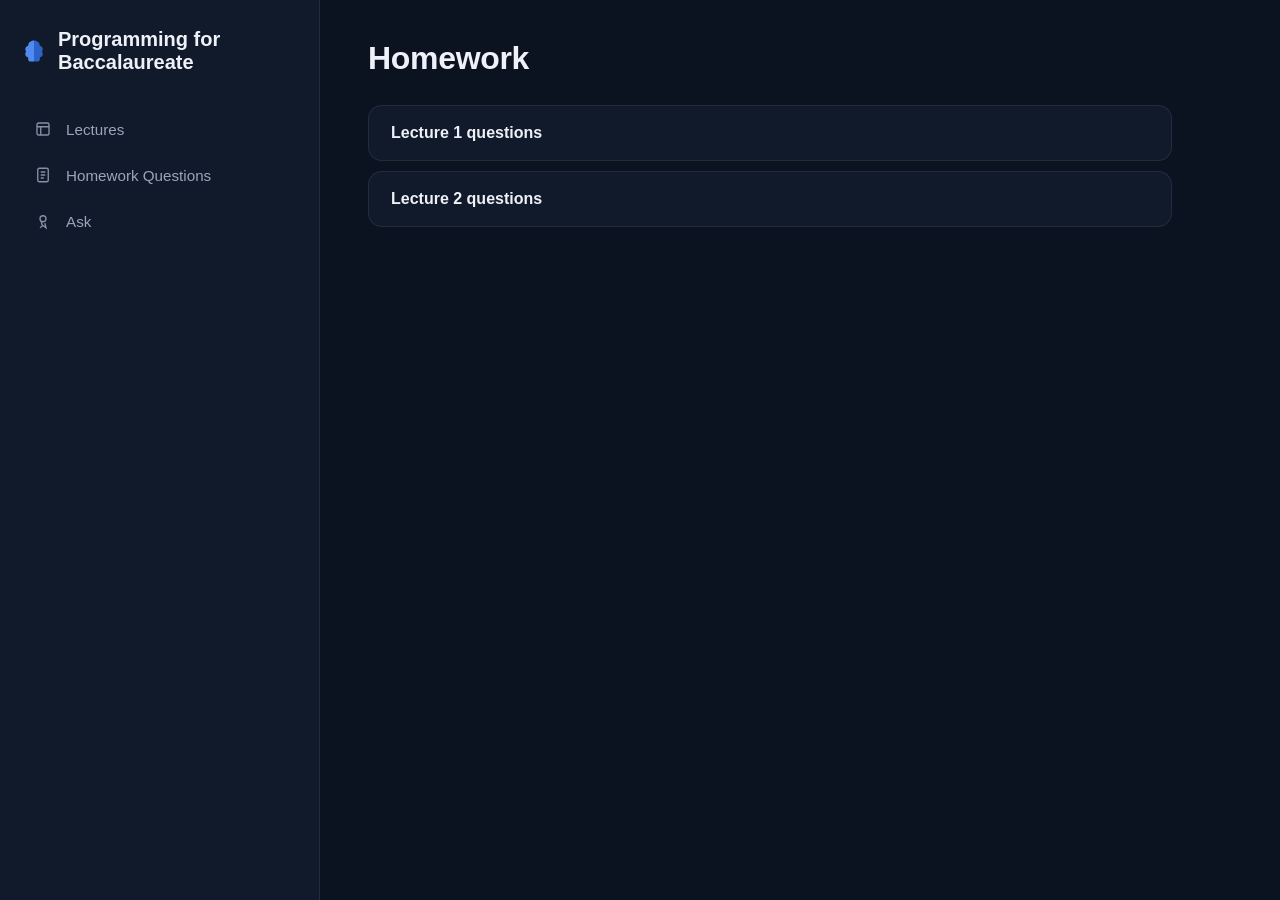
<file: homework-questions.html>
<!DOCTYPE html>
<html lang="en">
<head>
<meta charset="UTF-8">
<meta name="viewport" content="width=device-width, initial-scale=1.0">
<title>Elearn — Homework</title>
<style>
  :root{
    --bg: #0b1220;
    --panel: #111a2b;
    --border: rgba(255,255,255,0.08);
    --text: #eef1f7;
    --text-dim: #9aa5b8;
    --text-dimmer: #6b7690;
    --accent-2: #60a5fa;
    --radius-md: 14px;
    --radius-sm: 10px;
  }

  *{ box-sizing: border-box; }

  html, body{
    margin:0;
    padding:0;
    background: var(--bg);
    color: var(--text);
    font-family: -apple-system, BlinkMacSystemFont, "Segoe UI", Roboto, Helvetica, Arial, sans-serif;
  }

  body{
    display:flex;
    min-height: 100vh;
  }

  /* ---------- Sidebar ---------- */
  .sidebar{
    width: 320px;
    flex-shrink:0;
    background: var(--panel);
    border-right: 1px solid var(--border);
    padding: 28px 20px;
    display:flex;
    flex-direction:column;
    justify-content: space-between;
    position: sticky;
    top:0;
    height:100vh;
  }

  .sidebar-header{
    display:flex;
    align-items:center;
    justify-content: space-between;
  }

  .brand {
    display: flex;
    align-items: center;
    gap: 10px;
    font-size: 1.25rem;
    font-weight: 700;
    color: var(--text);
    margin-bottom: 34px;
}
.brand svg {
    flex-shrink: 0;
}

  .menu-toggle{
    display:none;
    flex-shrink:0;
    width: 36px;
    height: 36px;
    padding: 0;
    background: transparent;
    border: none;
    cursor: pointer;
    flex-direction: column;
    align-items: center;
    justify-content: center;
    gap: 5px;
  }

  .menu-toggle .bar{
    width: 22px;
    height: 2px;
    border-radius: 2px;
    background: var(--text);
    transition: transform 0.2s ease, opacity 0.2s ease;
  }

  .menu-toggle.is-active .bar:nth-child(1){ transform: translateY(7px) rotate(45deg); }
  .menu-toggle.is-active .bar:nth-child(2){ opacity: 0; }
  .menu-toggle.is-active .bar:nth-child(3){ transform: translateY(-7px) rotate(-45deg); }

  .nav{
    display:flex;
    flex-direction:column;
    gap:4px;
  }

  .nav a{
    display:flex;
    align-items:center;
    gap:14px;
    padding: 12px 14px;
    border-radius: var(--radius-sm);
    color: var(--text-dim);
    text-decoration:none;
    font-size: 0.95rem;
    font-weight: 500;
    transition: background 0.15s ease, color 0.15s ease;
  }

  .nav a svg{ flex-shrink:0; opacity: 0.85; }

  .nav a:hover{
    background: rgba(255,255,255,0.04);
    color: var(--text);
  }

  .nav a.active{
    background: rgba(255,255,255,0.06);
    color: var(--text);
  }

  .account{
    display:flex;
    align-items:center;
    gap:12px;
    padding-top: 20px;
    border-top: 1px solid var(--border);
  }

  .avatar{
    width: 40px;
    height: 40px;
    border-radius: 50%;
    background: linear-gradient(135deg, #f6a5c0, #f08bb0);
    flex-shrink:0;
  }

  .account-info{ line-height: 1.3; flex:1; }
  .account-info .name{ font-weight: 600; font-size: 0.9rem; }
  .account-info .plan{ font-size: 0.8rem; color: var(--text-dimmer); }
  .account-toggle{ color: var(--text-dimmer); font-size: 0.9rem; }

  /* ---------- Main ---------- */
  .main{
    flex:1;
    padding: 40px 48px 60px;
    max-width: 900px;
  }

  .page-title{
    margin: 0 0 28px;
    font-size: 2rem;
    font-weight: 800;
    letter-spacing: -0.01em;
  }

  .lecture-list{
    list-style: none;
    margin: 0;
    padding: 0;
    display:flex;
    flex-direction:column;
    gap: 10px;
  }

  .lecture-list li a{
    display:block;
    padding: 18px 22px;
    background: var(--panel);
    border: 1px solid var(--border);
    border-radius: var(--radius-md);
    color: var(--text);
    text-decoration:none;
    font-size: 1rem;
    font-weight: 600;
    transition: border-color 0.15s ease;
  }

  .lecture-list li a:hover{
    border-color: rgba(255,255,255,0.2);
  }

  :focus-visible{
    outline: 2px solid var(--accent-2);
    outline-offset: 2px;
  }

  @media (max-width: 860px){
    body{ flex-direction: column; }
    .sidebar{
      width: 100%;
      height: auto;
      position: sticky;
      top: 0;
      z-index: 10;
      flex-direction: column;
      align-items: stretch;
      padding: 16px 20px;
    }
    .menu-toggle{ display:flex; }
    .nav{
      display:none;
      flex-direction:column;
      gap:4px;
      margin-top: 12px;
      padding-top: 12px;
      border-top: 1px solid var(--border);
    }
    .nav.open{ display:flex; }
    .account{ display:none; }
    .brand{ margin-bottom:0; }
    .main{ padding: 28px 20px 40px; }
  }

  @media (prefers-reduced-motion: reduce){
    *{ transition: none !important; }
  }
</style>
</head>
<body>

  <!-- Sidebar -->
  <aside class="sidebar">
    <div>
      <div class="sidebar-header">
        <div class="brand">
          <svg width="28" height="28" viewBox="0 0 24 24" fill="none">
            <path d="M12 3C9 3 7 5 7 7.5C5.5 7.8 4.5 9 4.5 10.5C4.5 11.3 4.8 12 5.3 12.5C4.8 13 4.5 13.7 4.5 14.5C4.5 16 5.6 17.2 7 17.4V19C7 20.1 7.9 21 9 21H12V3Z" fill="#4f8bf0"/>
            <path d="M12 3C15 3 17 5 17 7.5C18.5 7.8 19.5 9 19.5 10.5C19.5 11.3 19.2 12 18.7 12.5C19.2 13 19.5 13.7 19.5 14.5C19.5 16 18.4 17.2 17 17.4V19C17 20.1 16.1 21 15 21H12V3Z" fill="#2d63c8"/>
          </svg>
          Programming for Baccalaureate
        </div>

        <button class="menu-toggle" id="menuToggle" aria-label="Toggle menu" aria-expanded="false" aria-controls="siteNav">
          <span class="bar"></span>
          <span class="bar"></span>
          <span class="bar"></span>
        </button>
      </div>

      <nav class="nav" id="siteNav">
        <a href="./index.html">
          <svg width="18" height="18" viewBox="0 0 24 24" fill="none" stroke="currentColor" stroke-width="1.8"><rect x="4" y="4" width="16" height="16" rx="2"/><path d="M4 9h16M9 9v11"/></svg>
          Lectures
        </a>
        <a href="./homework-questions.html">
          <svg width="18" height="18" viewBox="0 0 24 24" fill="none" stroke="currentColor" stroke-width="1.8">
            <rect x="5" y="3" width="14" height="18" rx="2" />
            <path d="M9 8h6M9 12h6M9 16h4" />
          </svg>
          Homework Questions
        </a>
        <a href="#">
          <svg width="18" height="18" viewBox="0 0 24 24" fill="none" stroke="currentColor" stroke-width="1.8"><circle cx="12" cy="9" r="4"/><path d="M8 21l4-3 4 3-1.5-6M9.5 12l1.5 6"/></svg>
          Ask
        </a>
      </nav>
    </div>

  </aside>

  <!-- Main -->
  <main class="main">
    <h1 class="page-title">Homework</h1>

    <ul class="lecture-list">
      <li><a href="AI_Lesson_Quiz.html">Lecture 1 questions</a></li>
      <li><a href="#">Lecture 2 questions</a></li>

    </ul>
  </main>

  <script>
    const menuToggle = document.getElementById('menuToggle');
    const siteNav = document.getElementById('siteNav');

    menuToggle.addEventListener('click', () => {
      const isOpen = siteNav.classList.toggle('open');
      menuToggle.classList.toggle('is-active', isOpen);
      menuToggle.setAttribute('aria-expanded', isOpen);
    });

    siteNav.querySelectorAll('a').forEach((link) => {
      link.addEventListener('click', () => {
        siteNav.classList.remove('open');
        menuToggle.classList.remove('is-active');
        menuToggle.setAttribute('aria-expanded', 'false');
      });
    });

    window.addEventListener('resize', () => {
      if (window.innerWidth > 860) {
        siteNav.classList.remove('open');
        menuToggle.classList.remove('is-active');
        menuToggle.setAttribute('aria-expanded', 'false');
      }
    });
  </script>

</body>
</html>
</file>
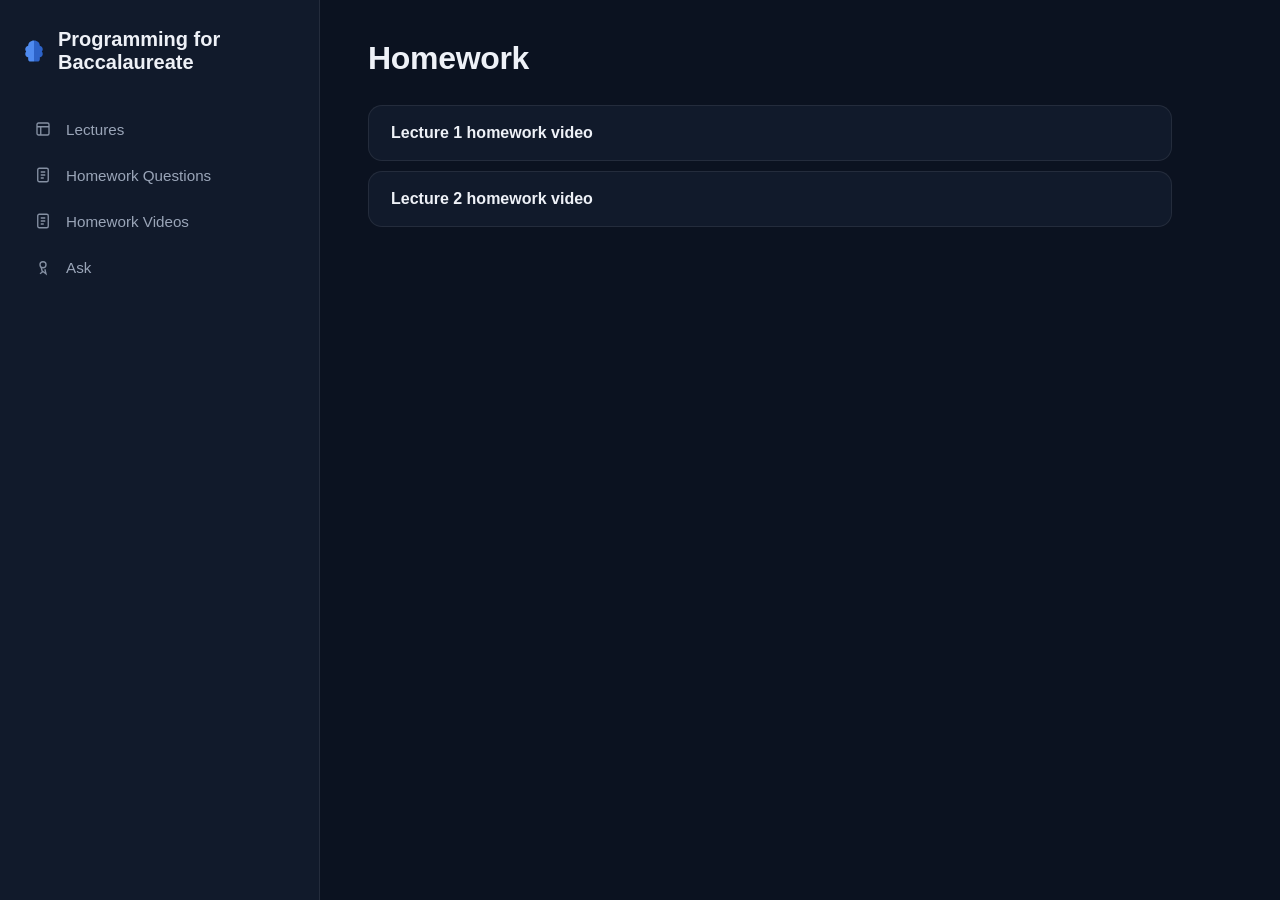
<file: homework-videos.html>
<!DOCTYPE html>
<html lang="en">
<head>
<meta charset="UTF-8">
<meta name="viewport" content="width=device-width, initial-scale=1.0">
<title>Elearn — Homework</title>
<style>
  :root{
    --bg: #0b1220;
    --panel: #111a2b;
    --border: rgba(255,255,255,0.08);
    --text: #eef1f7;
    --text-dim: #9aa5b8;
    --text-dimmer: #6b7690;
    --accent-2: #60a5fa;
    --radius-md: 14px;
    --radius-sm: 10px;
  }

  *{ box-sizing: border-box; }

  html, body{
    margin:0;
    padding:0;
    background: var(--bg);
    color: var(--text);
    font-family: -apple-system, BlinkMacSystemFont, "Segoe UI", Roboto, Helvetica, Arial, sans-serif;
  }

  body{
    display:flex;
    min-height: 100vh;
  }

  /* ---------- Sidebar ---------- */
  .sidebar{
    width: 320px;
    flex-shrink:0;
    background: var(--panel);
    border-right: 1px solid var(--border);
    padding: 28px 20px;
    display:flex;
    flex-direction:column;
    justify-content: space-between;
    position: sticky;
    top:0;
    height:100vh;
  }

  .sidebar-header{
    display:flex;
    align-items:center;
    justify-content: space-between;
  }

  .brand {
    display: flex;
    align-items: center;
    gap: 10px;
    font-size: 1.25rem;
    font-weight: 700;
    color: var(--text);
    margin-bottom: 34px;
}
.brand svg {
    flex-shrink: 0;
}

  .menu-toggle{
    display:none;
    flex-shrink:0;
    width: 36px;
    height: 36px;
    padding: 0;
    background: transparent;
    border: none;
    cursor: pointer;
    flex-direction: column;
    align-items: center;
    justify-content: center;
    gap: 5px;
  }

  .menu-toggle .bar{
    width: 22px;
    height: 2px;
    border-radius: 2px;
    background: var(--text);
    transition: transform 0.2s ease, opacity 0.2s ease;
  }

  .menu-toggle.is-active .bar:nth-child(1){ transform: translateY(7px) rotate(45deg); }
  .menu-toggle.is-active .bar:nth-child(2){ opacity: 0; }
  .menu-toggle.is-active .bar:nth-child(3){ transform: translateY(-7px) rotate(-45deg); }

  .nav{
    display:flex;
    flex-direction:column;
    gap:4px;
  }

  .nav a{
    display:flex;
    align-items:center;
    gap:14px;
    padding: 12px 14px;
    border-radius: var(--radius-sm);
    color: var(--text-dim);
    text-decoration:none;
    font-size: 0.95rem;
    font-weight: 500;
    transition: background 0.15s ease, color 0.15s ease;
  }

  .nav a svg{ flex-shrink:0; opacity: 0.85; }

  .nav a:hover{
    background: rgba(255,255,255,0.04);
    color: var(--text);
  }

  .nav a.active{
    background: rgba(255,255,255,0.06);
    color: var(--text);
  }

  .account{
    display:flex;
    align-items:center;
    gap:12px;
    padding-top: 20px;
    border-top: 1px solid var(--border);
  }

  .avatar{
    width: 40px;
    height: 40px;
    border-radius: 50%;
    background: linear-gradient(135deg, #f6a5c0, #f08bb0);
    flex-shrink:0;
  }

  .account-info{ line-height: 1.3; flex:1; }
  .account-info .name{ font-weight: 600; font-size: 0.9rem; }
  .account-info .plan{ font-size: 0.8rem; color: var(--text-dimmer); }
  .account-toggle{ color: var(--text-dimmer); font-size: 0.9rem; }

  /* ---------- Main ---------- */
  .main{
    flex:1;
    padding: 40px 48px 60px;
    max-width: 900px;
  }

  .page-title{
    margin: 0 0 28px;
    font-size: 2rem;
    font-weight: 800;
    letter-spacing: -0.01em;
  }

  .lecture-list{
    list-style: none;
    margin: 0;
    padding: 0;
    display:flex;
    flex-direction:column;
    gap: 10px;
  }

  .lecture-list li a{
    display:block;
    padding: 18px 22px;
    background: var(--panel);
    border: 1px solid var(--border);
    border-radius: var(--radius-md);
    color: var(--text);
    text-decoration:none;
    font-size: 1rem;
    font-weight: 600;
    transition: border-color 0.15s ease;
  }

  .lecture-list li a:hover{
    border-color: rgba(255,255,255,0.2);
  }

  :focus-visible{
    outline: 2px solid var(--accent-2);
    outline-offset: 2px;
  }

  @media (max-width: 860px){
    body{ flex-direction: column; }
    .sidebar{
      width: 100%;
      height: auto;
      position: sticky;
      top: 0;
      z-index: 10;
      flex-direction: column;
      align-items: stretch;
      padding: 16px 20px;
    }
    .menu-toggle{ display:flex; }
    .nav{
      display:none;
      flex-direction:column;
      gap:4px;
      margin-top: 12px;
      padding-top: 12px;
      border-top: 1px solid var(--border);
    }
    .nav.open{ display:flex; }
    .account{ display:none; }
    .brand{ margin-bottom:0; }
    .main{ padding: 28px 20px 40px; }
  }

  @media (prefers-reduced-motion: reduce){
    *{ transition: none !important; }
  }
</style>
</head>
<body>

  <!-- Sidebar -->
  <aside class="sidebar">
    <div>
      <div class="sidebar-header">
        <div class="brand">
          <svg width="28" height="28" viewBox="0 0 24 24" fill="none">
            <path d="M12 3C9 3 7 5 7 7.5C5.5 7.8 4.5 9 4.5 10.5C4.5 11.3 4.8 12 5.3 12.5C4.8 13 4.5 13.7 4.5 14.5C4.5 16 5.6 17.2 7 17.4V19C7 20.1 7.9 21 9 21H12V3Z" fill="#4f8bf0"/>
            <path d="M12 3C15 3 17 5 17 7.5C18.5 7.8 19.5 9 19.5 10.5C19.5 11.3 19.2 12 18.7 12.5C19.2 13 19.5 13.7 19.5 14.5C19.5 16 18.4 17.2 17 17.4V19C17 20.1 16.1 21 15 21H12V3Z" fill="#2d63c8"/>
          </svg>
          Programming for Baccalaureate
        </div>

        <button class="menu-toggle" id="menuToggle" aria-label="Toggle menu" aria-expanded="false" aria-controls="siteNav">
          <span class="bar"></span>
          <span class="bar"></span>
          <span class="bar"></span>
        </button>
      </div>

      <nav class="nav" id="siteNav">
        <a href="./index.html">
          <svg width="18" height="18" viewBox="0 0 24 24" fill="none" stroke="currentColor" stroke-width="1.8"><rect x="4" y="4" width="16" height="16" rx="2"/><path d="M4 9h16M9 9v11"/></svg>
          Lectures
        </a>
        <a href="./homework-questions.html">
          <svg width="18" height="18" viewBox="0 0 24 24" fill="none" stroke="currentColor" stroke-width="1.8">
            <rect x="5" y="3" width="14" height="18" rx="2" />
            <path d="M9 8h6M9 12h6M9 16h4" />
          </svg>
          Homework Questions
        </a>
        <a href="homework-videos.html">
          <svg width="18" height="18" viewBox="0 0 24 24" fill="none" stroke="currentColor" stroke-width="1.8">
            <rect x="5" y="3" width="14" height="18" rx="2" />
            <path d="M9 8h6M9 12h6M9 16h4" />
          </svg>
          Homework Videos
        </a>
        <a href="#">
          <svg width="18" height="18" viewBox="0 0 24 24" fill="none" stroke="currentColor" stroke-width="1.8"><circle cx="12" cy="9" r="4"/><path d="M8 21l4-3 4 3-1.5-6M9.5 12l1.5 6"/></svg>
          Ask
        </a>
      </nav>
    </div>

  </aside>

  <!-- Main -->
  <main class="main">
    <h1 class="page-title">Homework</h1>

    <ul class="lecture-list">
      <li><a href="#">Lecture 1 homework video</a></li>
      <li><a href="#">Lecture 2 homework video</a></li>
    </ul>
  </main>

  <script>
    const menuToggle = document.getElementById('menuToggle');
    const siteNav = document.getElementById('siteNav');

    menuToggle.addEventListener('click', () => {
      const isOpen = siteNav.classList.toggle('open');
      menuToggle.classList.toggle('is-active', isOpen);
      menuToggle.setAttribute('aria-expanded', isOpen);
    });

    siteNav.querySelectorAll('a').forEach((link) => {
      link.addEventListener('click', () => {
        siteNav.classList.remove('open');
        menuToggle.classList.remove('is-active');
        menuToggle.setAttribute('aria-expanded', 'false');
      });
    });

    window.addEventListener('resize', () => {
      if (window.innerWidth > 860) {
        siteNav.classList.remove('open');
        menuToggle.classList.remove('is-active');
        menuToggle.setAttribute('aria-expanded', 'false');
      }
    });
  </script>

</body>
</html>
</file>
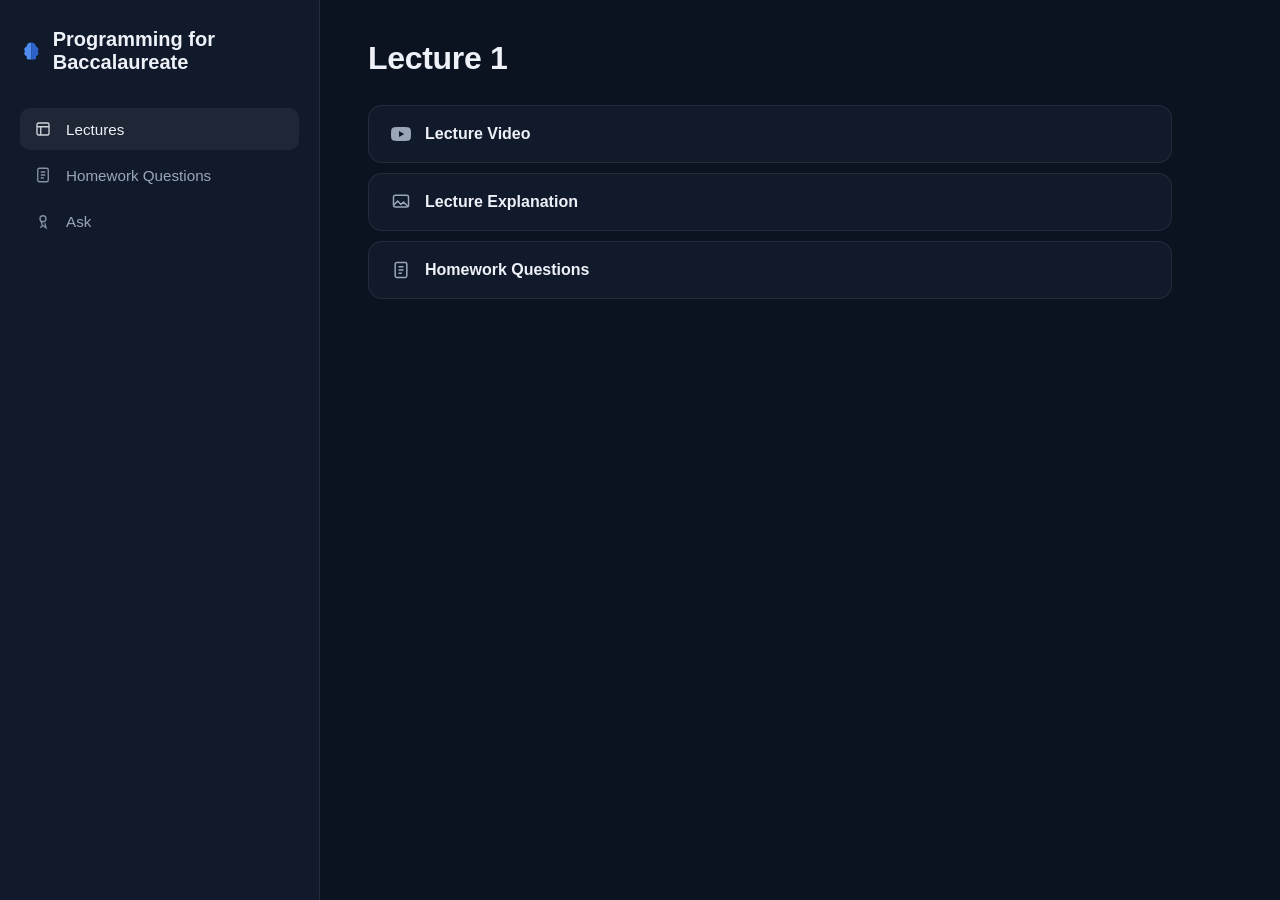
<file: lecture.html>
<!DOCTYPE html>
<html lang="en">
<head>
<meta charset="UTF-8">
<meta name="viewport" content="width=device-width, initial-scale=1.0">
<title>Elearn — Lecture</title>
<style>
  :root{
    --bg: #0b1220;
    --panel: #111a2b;
    --border: rgba(255,255,255,0.08);
    --text: #eef1f7;
    --text-dim: #9aa5b8;
    --text-dimmer: #6b7690;
    --accent-2: #60a5fa;
    --radius-md: 14px;
    --radius-sm: 10px;
  }

  *{ box-sizing: border-box; }

  html, body{
    margin:0;
    padding:0;
    background: var(--bg);
    color: var(--text);
    font-family: -apple-system, BlinkMacSystemFont, "Segoe UI", Roboto, Helvetica, Arial, sans-serif;
  }

  body{
    display:flex;
    min-height: 100vh;
  }

  /* ---------- Sidebar ---------- */
  .sidebar{
    width: 320px;
    flex-shrink:0;
    background: var(--panel);
    border-right: 1px solid var(--border);
    padding: 28px 20px;
    display:flex;
    flex-direction:column;
    justify-content: space-between;
    position: sticky;
    top:0;
    height:100vh;
  }

  .sidebar-header{
    display:flex;
    align-items:center;
    justify-content: space-between;
  }

  .brand{
    display:flex;
    align-items:center;
    gap:10px;
    font-size: 1.25rem;
    font-weight: 700;
    margin-bottom: 34px;
  }

  .menu-toggle{
    display:none;
    flex-shrink:0;
    width: 36px;
    height: 36px;
    padding: 0;
    background: transparent;
    border: none;
    cursor: pointer;
    flex-direction: column;
    align-items: center;
    justify-content: center;
    gap: 5px;
  }

  .menu-toggle .bar{
    width: 22px;
    height: 2px;
    border-radius: 2px;
    background: var(--text);
    transition: transform 0.2s ease, opacity 0.2s ease;
  }

  .menu-toggle.is-active .bar:nth-child(1){ transform: translateY(7px) rotate(45deg); }
  .menu-toggle.is-active .bar:nth-child(2){ opacity: 0; }
  .menu-toggle.is-active .bar:nth-child(3){ transform: translateY(-7px) rotate(-45deg); }

  .nav{
    display:flex;
    flex-direction:column;
    gap:4px;
  }

  .nav a{
    display:flex;
    align-items:center;
    gap:14px;
    padding: 12px 14px;
    border-radius: var(--radius-sm);
    color: var(--text-dim);
    text-decoration:none;
    font-size: 0.95rem;
    font-weight: 500;
    transition: background 0.15s ease, color 0.15s ease;
  }

  .nav a svg{ flex-shrink:0; opacity: 0.85; }

  .nav a:hover{
    background: rgba(255,255,255,0.04);
    color: var(--text);
  }

  .nav a.active{
    background: rgba(255,255,255,0.06);
    color: var(--text);
  }

  .account{
    display:flex;
    align-items:center;
    gap:12px;
    padding-top: 20px;
    border-top: 1px solid var(--border);
  }

  .avatar{
    width: 40px;
    height: 40px;
    border-radius: 50%;
    background: linear-gradient(135deg, #f6a5c0, #f08bb0);
    flex-shrink:0;
  }

  .account-info{ line-height: 1.3; flex:1; }
  .account-info .name{ font-weight: 600; font-size: 0.9rem; }
  .account-info .plan{ font-size: 0.8rem; color: var(--text-dimmer); }
  .account-toggle{ color: var(--text-dimmer); font-size: 0.9rem; }

  /* ---------- Main ---------- */
  .main{
    flex:1;
    padding: 40px 48px 60px;
    max-width: 900px;
  }

  .page-title{
    margin: 0 0 28px;
    font-size: 2rem;
    font-weight: 800;
    letter-spacing: -0.01em;
  }

  .link-list{
    list-style: none;
    margin: 0;
    padding: 0;
    display:flex;
    flex-direction:column;
    gap: 10px;
  }

  .link-list li a{
    display:flex;
    align-items:center;
    gap: 14px;
    padding: 18px 22px;
    background: var(--panel);
    border: 1px solid var(--border);
    border-radius: var(--radius-md);
    color: var(--text);
    text-decoration:none;
    font-size: 1rem;
    font-weight: 600;
    transition: border-color 0.15s ease;
  }

  .link-list li a:hover{
    border-color: rgba(255,255,255,0.2);
  }

  .link-list li a svg{ flex-shrink:0; color: var(--text-dim); }

  :focus-visible{
    outline: 2px solid var(--accent-2);
    outline-offset: 2px;
  }

  @media (max-width: 860px){
    body{ flex-direction: column; }
    .sidebar{
      width: 100%;
      height: auto;
      position: sticky;
      top: 0;
      z-index: 10;
      flex-direction: column;
      align-items: stretch;
      padding: 16px 20px;
    }
    .menu-toggle{ display:flex; }
    .nav{
      display:none;
      flex-direction:column;
      gap:4px;
      margin-top: 12px;
      padding-top: 12px;
      border-top: 1px solid var(--border);
    }
    .nav.open{ display:flex; }
    .account{ display:none; }
    .brand{ margin-bottom:0; }
    .main{ padding: 28px 20px 40px; }
  }

  @media (prefers-reduced-motion: reduce){
    *{ transition: none !important; }
  }
</style>
</head>
<body>

  <!-- Sidebar -->
  <aside class="sidebar">
    <div>
      <div class="sidebar-header">
        <div class="brand">
          <svg width="28" height="28" viewBox="0 0 24 24" fill="none">
            <path
              d="M12 3C9 3 7 5 7 7.5C5.5 7.8 4.5 9 4.5 10.5C4.5 11.3 4.8 12 5.3 12.5C4.8 13 4.5 13.7 4.5 14.5C4.5 16 5.6 17.2 7 17.4V19C7 20.1 7.9 21 9 21H12V3Z"
              fill="#4f8bf0" />
            <path
              d="M12 3C15 3 17 5 17 7.5C18.5 7.8 19.5 9 19.5 10.5C19.5 11.3 19.2 12 18.7 12.5C19.2 13 19.5 13.7 19.5 14.5C19.5 16 18.4 17.2 17 17.4V19C17 20.1 16.1 21 15 21H12V3Z"
              fill="#2d63c8" />
          </svg>
          Programming for Baccalaureate
        </div>

        <button class="menu-toggle" id="menuToggle" aria-label="Toggle menu" aria-expanded="false" aria-controls="siteNav">
          <span class="bar"></span>
          <span class="bar"></span>
          <span class="bar"></span>
        </button>
      </div>

      <nav class="nav" id="siteNav">
        <a href="#" class="active">
          <svg width="18" height="18" viewBox="0 0 24 24" fill="none" stroke="currentColor" stroke-width="1.8">
            <rect x="4" y="4" width="16" height="16" rx="2" />
            <path d="M4 9h16M9 9v11" />
          </svg>
          Lectures
        </a>
        <a href="homework-questions.html">
          <svg width="18" height="18" viewBox="0 0 24 24" fill="none" stroke="currentColor" stroke-width="1.8">
            <rect x="5" y="3" width="14" height="18" rx="2" />
            <path d="M9 8h6M9 12h6M9 16h4" />
          </svg>
          Homework Questions
        </a>
    
        <a href="#">
          <svg width="18" height="18" viewBox="0 0 24 24" fill="none" stroke="currentColor" stroke-width="1.8">
            <circle cx="12" cy="9" r="4" />
            <path d="M8 21l4-3 4 3-1.5-6M9.5 12l1.5 6" />
          </svg>
          Ask
        </a>
      </nav>
    </div>

  </aside>
  <!-- Main -->
  <main class="main">
    <h1 class="page-title">Lecture 1</h1>

    <ul class="link-list">
      <li>
        <a href="https://www.youtube.com/" target="_blank" rel="noopener noreferrer">
          <svg width="20" height="20" viewBox="0 0 24 24" fill="currentColor"><path d="M23.5 6.2a3 3 0 0 0-2.1-2.1C19.4 3.5 12 3.5 12 3.5s-7.4 0-9.4.6A3 3 0 0 0 .5 6.2 31 31 0 0 0 0 12a31 31 0 0 0 .5 5.8 3 3 0 0 0 2.1 2.1c2 .6 9.4.6 9.4.6s7.4 0 9.4-.6a3 3 0 0 0 2.1-2.1A31 31 0 0 0 24 12a31 31 0 0 0-.5-5.8ZM9.6 15.6V8.4L15.8 12Z"/></svg>
          Lecture Video
        </a>
      </li>
      <li>
        <a href="./it_lesson_interactive.html">
          <svg width="20" height="20" viewBox="0 0 24 24" fill="none" stroke="currentColor" stroke-width="1.8"><rect x="3" y="4" width="18" height="14" rx="2"/><path d="M3 16l5-5 4 4 3-3 6 6"/></svg>
          Lecture Explanation
        </a>
      </li>
      <li>
        <a href="./AI_Lesson_Quiz.html">
          <svg width="20" height="20" viewBox="0 0 24 24" fill="none" stroke="currentColor" stroke-width="1.8"><rect x="5" y="3" width="14" height="18" rx="2"/><path d="M9 8h6M9 12h6M9 16h4"/></svg>
          Homework Questions
        </a>
      </li>
    </ul>
  </main>

  <script>
    const menuToggle = document.getElementById('menuToggle');
    const siteNav = document.getElementById('siteNav');

    menuToggle.addEventListener('click', () => {
      const isOpen = siteNav.classList.toggle('open');
      menuToggle.classList.toggle('is-active', isOpen);
      menuToggle.setAttribute('aria-expanded', isOpen);
    });

    siteNav.querySelectorAll('a').forEach((link) => {
      link.addEventListener('click', () => {
        siteNav.classList.remove('open');
        menuToggle.classList.remove('is-active');
        menuToggle.setAttribute('aria-expanded', 'false');
      });
    });

    window.addEventListener('resize', () => {
      if (window.innerWidth > 860) {
        siteNav.classList.remove('open');
        menuToggle.classList.remove('is-active');
        menuToggle.setAttribute('aria-expanded', 'false');
      }
    });
  </script>

</body>
</html>
</file>
